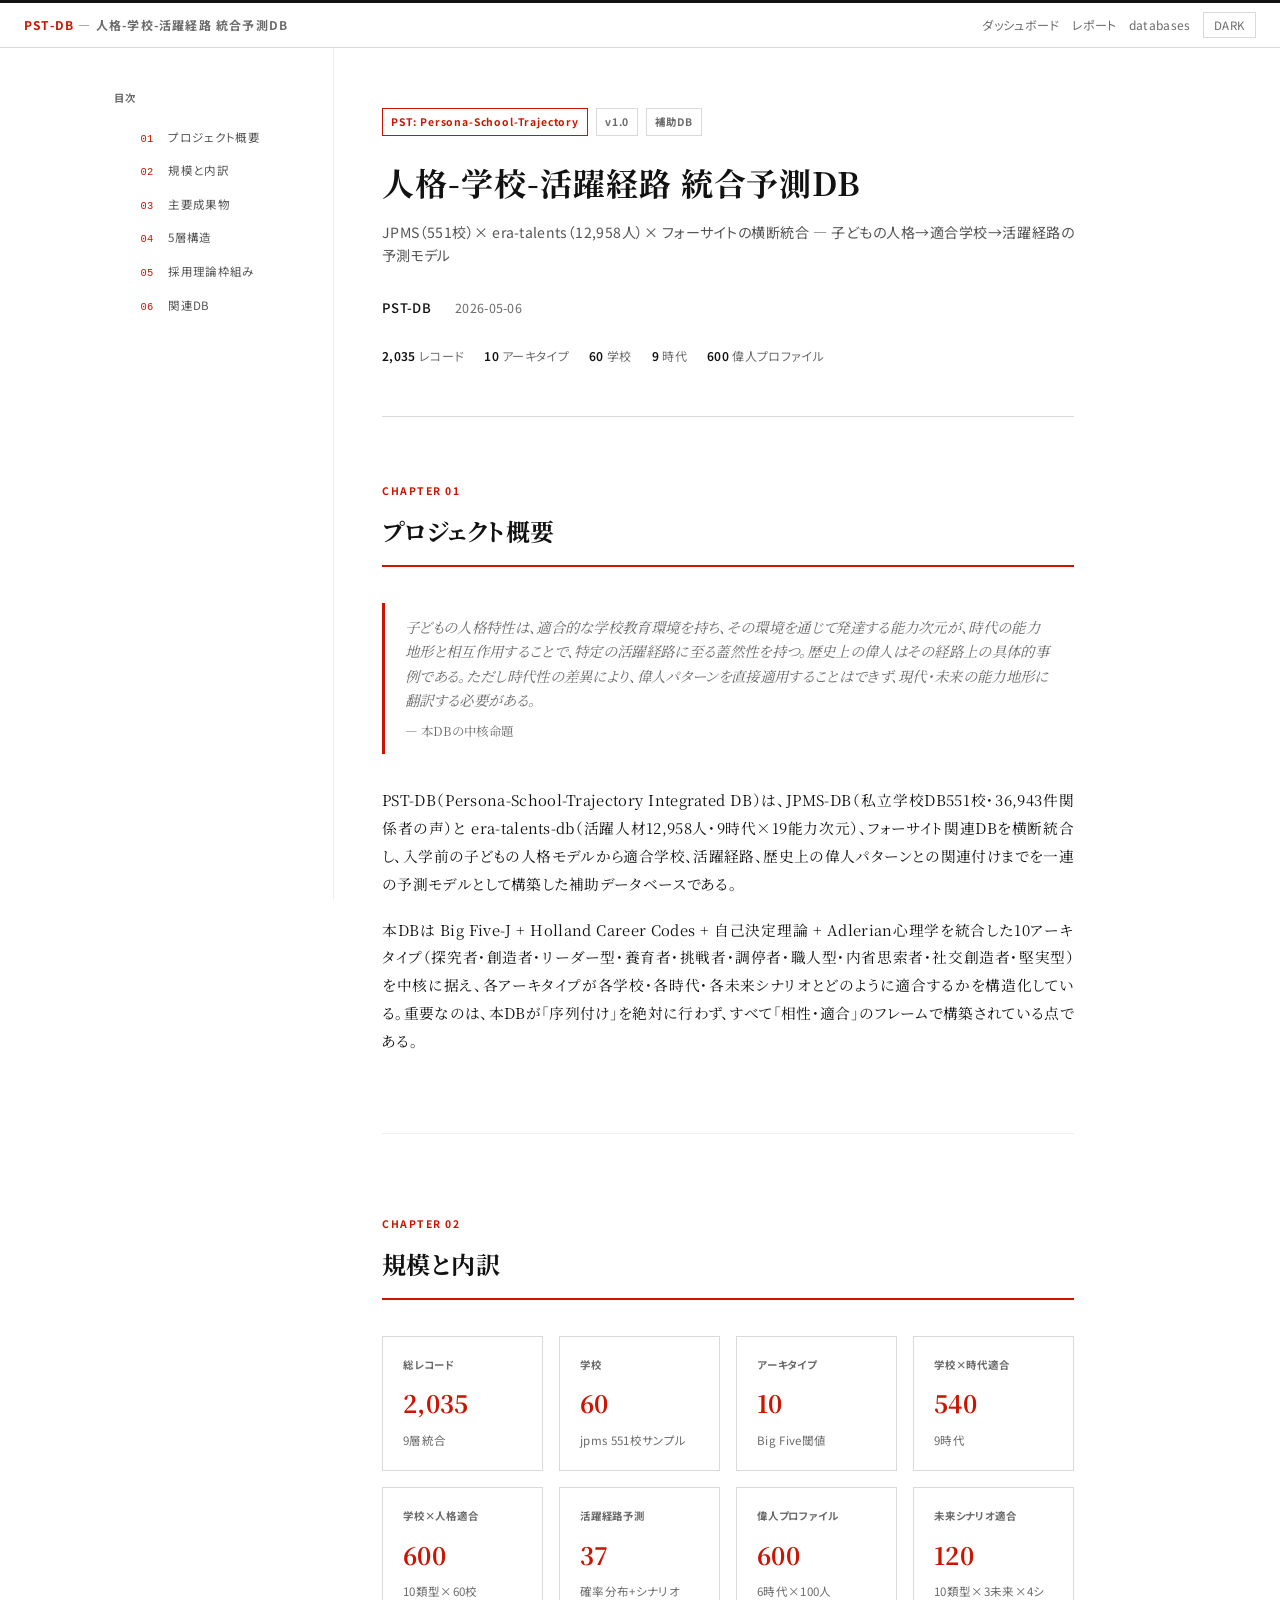
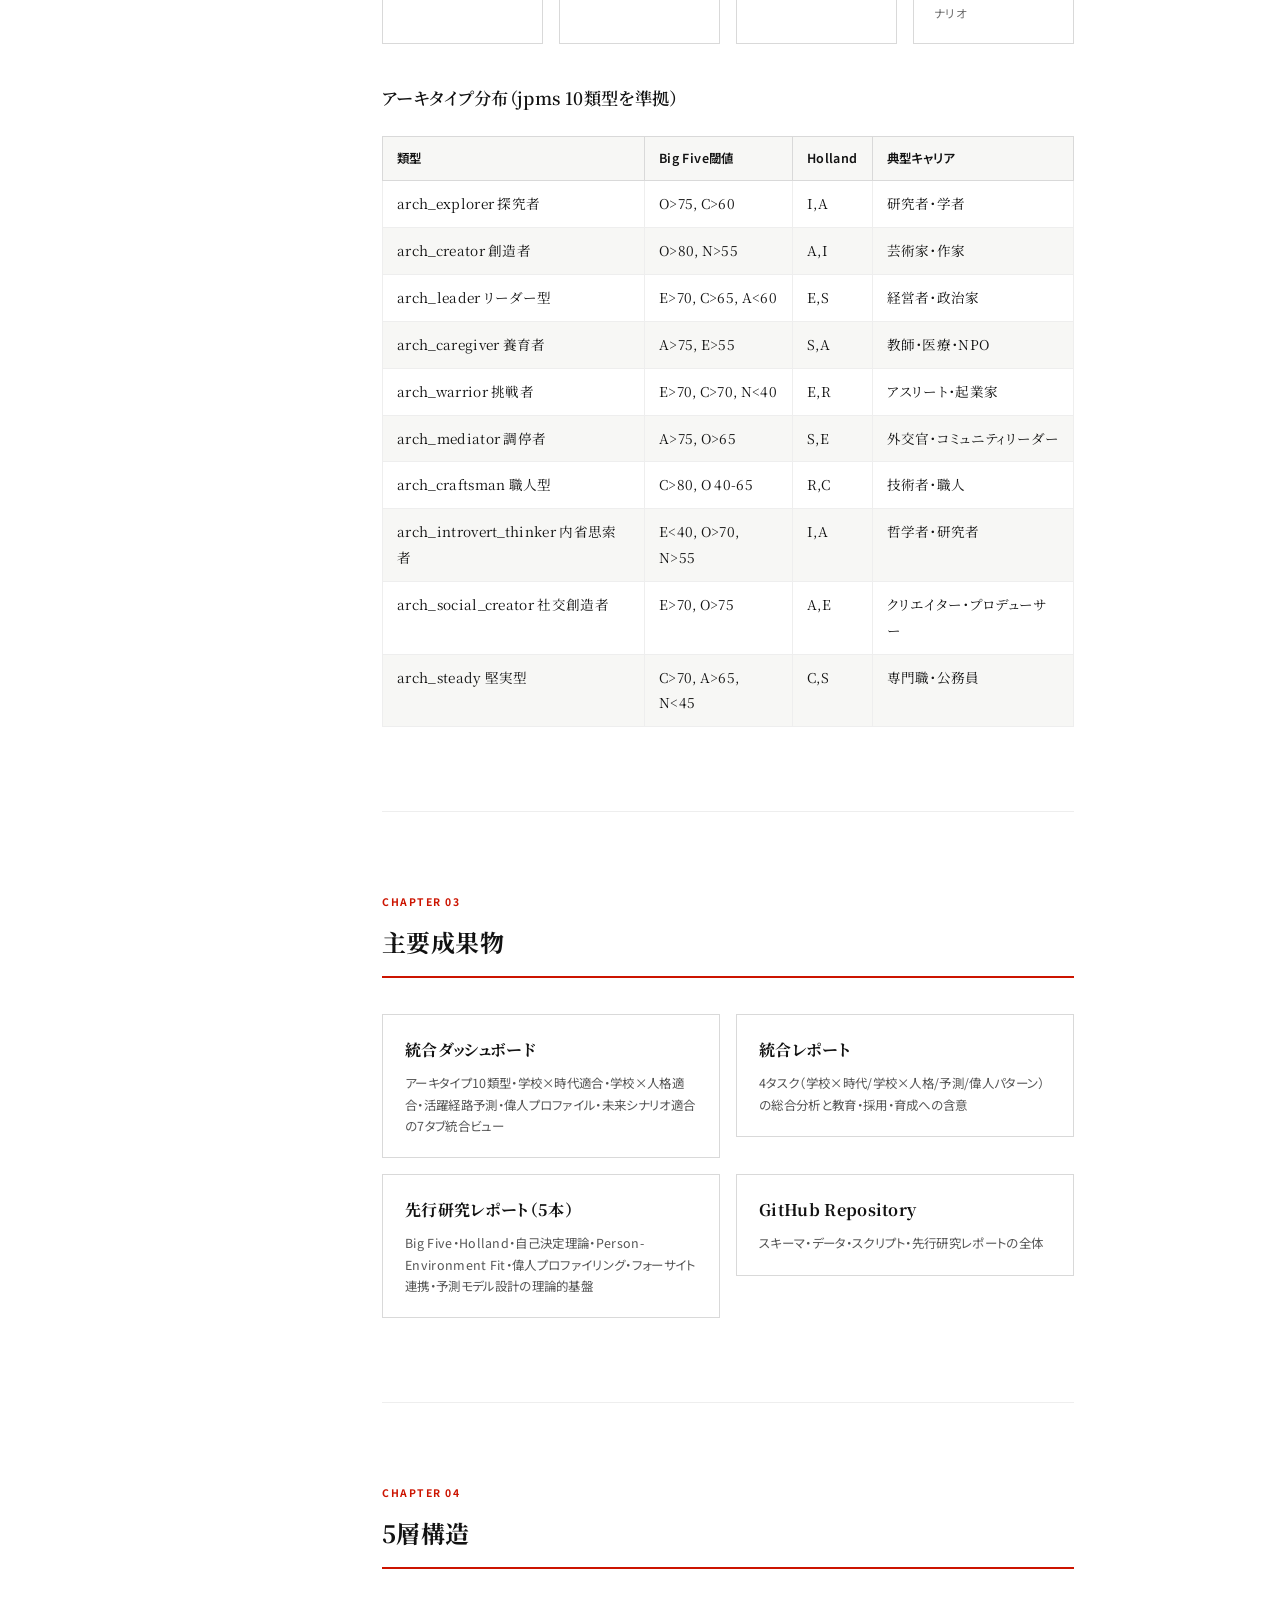
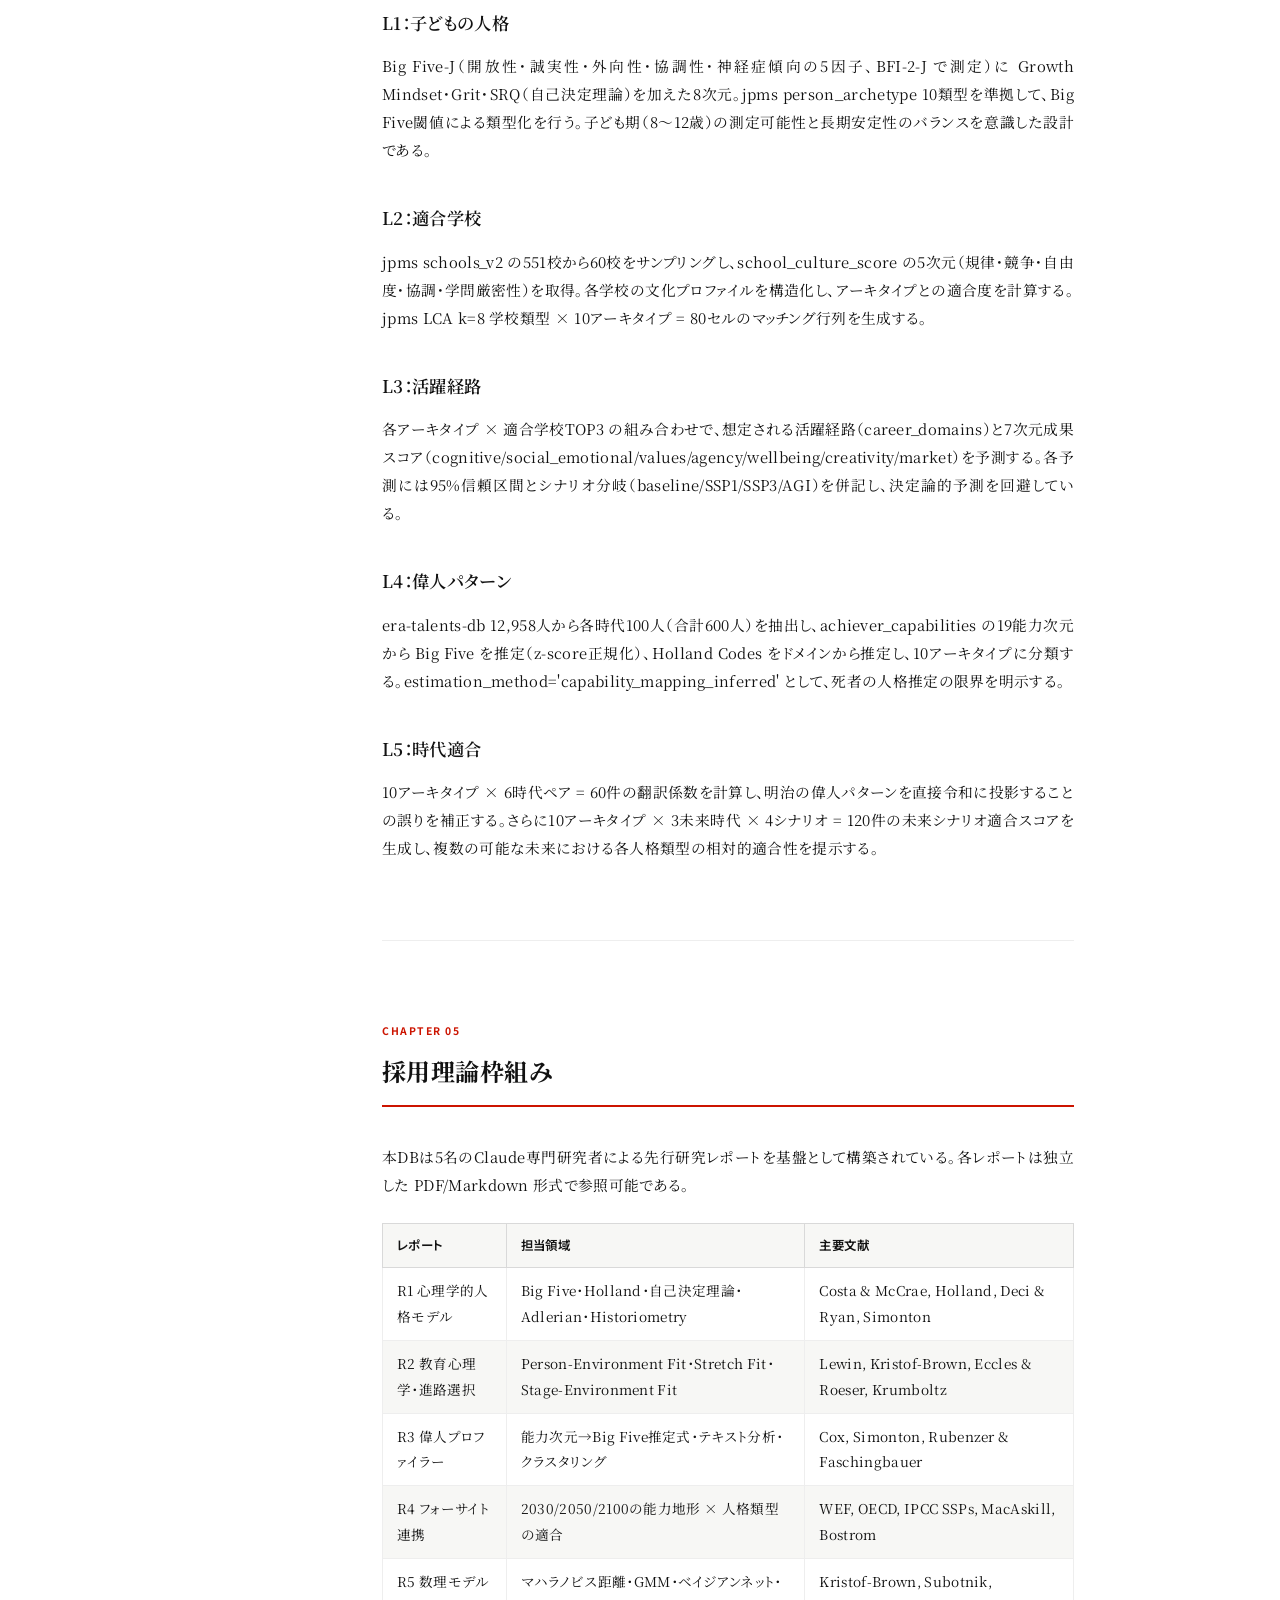
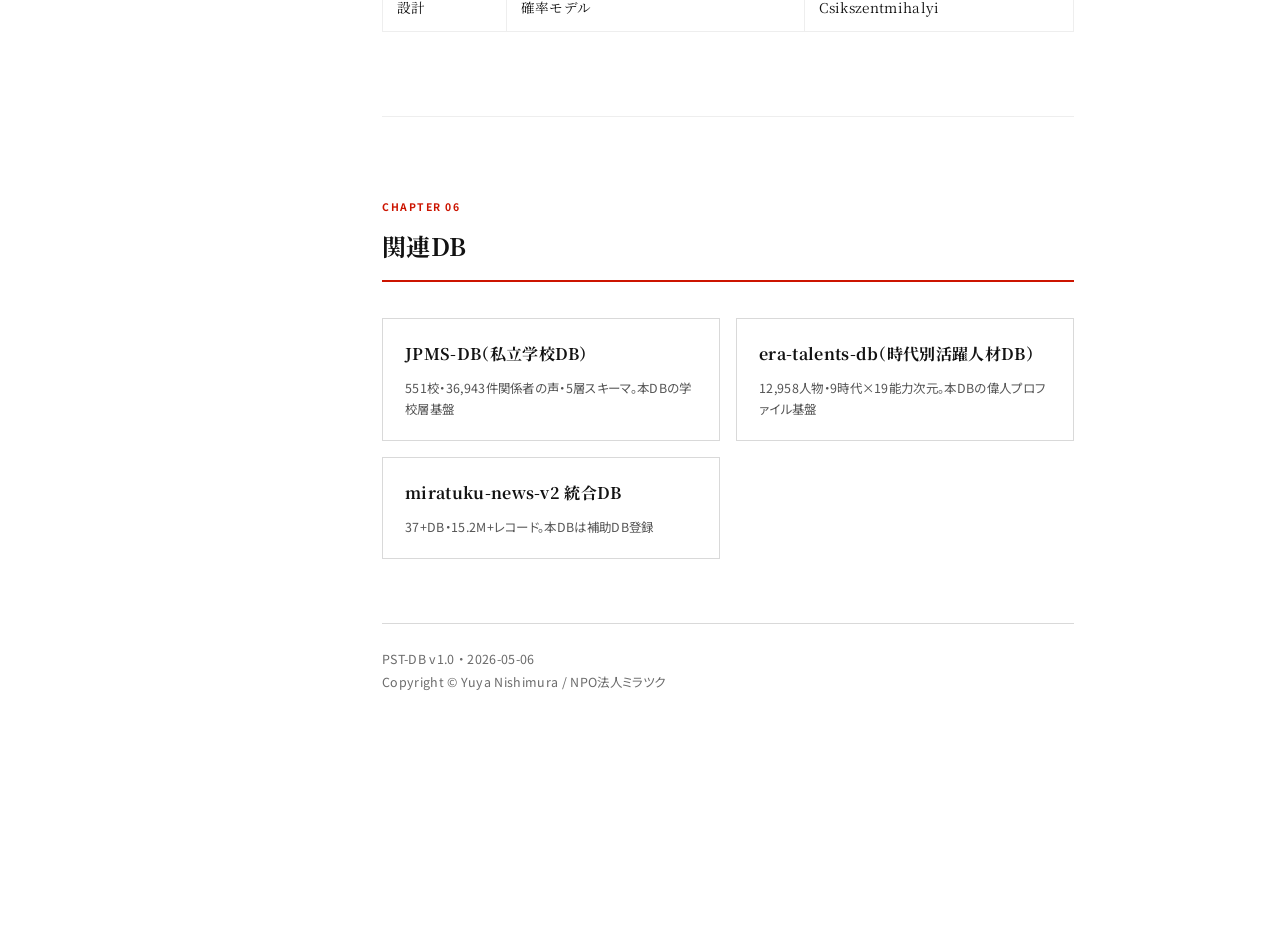
<file: index.html>
<!DOCTYPE html>
<html lang="ja" data-theme="light">
<head>
<meta charset="UTF-8">
<meta name="viewport" content="width=device-width, initial-scale=1.0">
<title>PST-DB | 人格-学校-活躍経路 統合予測DB</title>
<link rel="preconnect" href="https://fonts.googleapis.com">
<link rel="preconnect" href="https://fonts.gstatic.com" crossorigin>
<link href="https://fonts.googleapis.com/css2?family=Noto+Sans+JP:wght@300;400;500;700&family=Noto+Serif+JP:wght@400;600;700&display=swap" rel="stylesheet">
<link rel="stylesheet" href="css/textbook.css">
</head>
<body>
<div class="reading-progress" id="readingProgress"></div>
<header class="top-bar">
  <div class="top-bar-brand"><span>pst-db</span> — 人格-学校-活躍経路 統合予測DB</div>
  <div class="top-bar-actions">
    <a href="dashboards/index.html" class="back-link">ダッシュボード</a>
    <a href="reports/synthesis_report.html" class="back-link">レポート</a>
    <a href="https://yuyanishimura0312.github.io/miratuku-news-v2/databases.html" class="back-link">databases</a>
    <button class="theme-toggle" id="themeToggle" onclick="toggleTheme()">DARK</button>
  </div>
</header>

<div class="book-layout">
<nav class="toc-sidebar">
  <div class="toc-label">目次</div>
  <ol class="toc-list">
    <li><a href="#overview"><span class="toc-num">01</span> プロジェクト概要</a></li>
    <li><a href="#stats"><span class="toc-num">02</span> 規模と内訳</a></li>
    <li><a href="#deliverables"><span class="toc-num">03</span> 主要成果物</a></li>
    <li><a href="#structure"><span class="toc-num">04</span> 5層構造</a></li>
    <li><a href="#frameworks"><span class="toc-num">05</span> 採用理論枠組み</a></li>
    <li><a href="#related"><span class="toc-num">06</span> 関連DB</a></li>
  </ol>
</nav>

<main class="book-main">
<header class="book-header">
  <div class="book-db-tags">
    <span class="db-tag primary">PST: Persona-School-Trajectory</span>
    <span class="db-tag">v1.0</span>
    <span class="db-tag">補助DB</span>
  </div>
  <h1 class="book-title">人格-学校-活躍経路 統合予測DB</h1>
  <p class="book-subtitle">JPMS（551校）× era-talents（12,958人）× フォーサイトの横断統合 — 子どもの人格→適合学校→活躍経路の予測モデル</p>
  <div class="book-meta">
    <span class="book-author">PST-DB</span>
    <span class="book-date">2026-05-06</span>
  </div>
  <div class="book-metrics">
    <span class="metric-item"><strong>2,035</strong> レコード</span>
    <span class="metric-item"><strong>10</strong> アーキタイプ</span>
    <span class="metric-item"><strong>60</strong> 学校</span>
    <span class="metric-item"><strong>9</strong> 時代</span>
    <span class="metric-item"><strong>600</strong> 偉人プロファイル</span>
  </div>
</header>

<section id="overview" class="chapter-section">
<div class="chapter-number-label">Chapter 01</div>
<h2 class="chapter-title">プロジェクト概要</h2>

<div class="epigraph">
子どもの人格特性は、適合的な学校教育環境を持ち、その環境を通じて発達する能力次元が、時代の能力地形と相互作用することで、特定の活躍経路に至る蓋然性を持つ。歴史上の偉人はその経路上の具体的事例である。ただし時代性の差異により、偉人パターンを直接適用することはできず、現代・未来の能力地形に翻訳する必要がある。
<span class="attribution">— 本DBの中核命題</span>
</div>

<p>PST-DB（Persona-School-Trajectory Integrated DB）は、JPMS-DB（私立学校DB551校・36,943件関係者の声）と era-talents-db（活躍人材12,958人・9時代×19能力次元）、フォーサイト関連DBを横断統合し、入学前の子どもの人格モデルから適合学校、活躍経路、歴史上の偉人パターンとの関連付けまでを一連の予測モデルとして構築した補助データベースである。</p>

<p>本DBは Big Five-J + Holland Career Codes + 自己決定理論 + Adlerian心理学を統合した10アーキタイプ（探究者・創造者・リーダー型・養育者・挑戦者・調停者・職人型・内省思索者・社交創造者・堅実型）を中核に据え、各アーキタイプが各学校・各時代・各未来シナリオとどのように適合するかを構造化している。重要なのは、本DBが「序列付け」を絶対に行わず、すべて「相性・適合」のフレームで構築されている点である。</p>
</section>

<section id="stats" class="chapter-section">
<div class="chapter-number-label">Chapter 02</div>
<h2 class="chapter-title">規模と内訳</h2>

<div class="stat-grid">
  <div class="stat-card"><div class="label">総レコード</div><div class="value">2,035</div><div class="desc">9層統合</div></div>
  <div class="stat-card"><div class="label">学校</div><div class="value">60</div><div class="desc">jpms 551校サンプル</div></div>
  <div class="stat-card"><div class="label">アーキタイプ</div><div class="value">10</div><div class="desc">Big Five閾値</div></div>
  <div class="stat-card"><div class="label">学校×時代適合</div><div class="value">540</div><div class="desc">9時代</div></div>
  <div class="stat-card"><div class="label">学校×人格適合</div><div class="value">600</div><div class="desc">10類型×60校</div></div>
  <div class="stat-card"><div class="label">活躍経路予測</div><div class="value">37</div><div class="desc">確率分布+シナリオ</div></div>
  <div class="stat-card"><div class="label">偉人プロファイル</div><div class="value">600</div><div class="desc">6時代×100人</div></div>
  <div class="stat-card"><div class="label">未来シナリオ適合</div><div class="value">120</div><div class="desc">10類型×3未来×4シナリオ</div></div>
</div>

<h3 class="section-heading">アーキタイプ分布（jpms 10類型を準拠）</h3>
<table>
<thead><tr><th>類型</th><th>Big Five閾値</th><th>Holland</th><th>典型キャリア</th></tr></thead>
<tbody>
<tr><td>arch_explorer 探究者</td><td>O&gt;75, C&gt;60</td><td>I,A</td><td>研究者・学者</td></tr>
<tr><td>arch_creator 創造者</td><td>O&gt;80, N&gt;55</td><td>A,I</td><td>芸術家・作家</td></tr>
<tr><td>arch_leader リーダー型</td><td>E&gt;70, C&gt;65, A&lt;60</td><td>E,S</td><td>経営者・政治家</td></tr>
<tr><td>arch_caregiver 養育者</td><td>A&gt;75, E&gt;55</td><td>S,A</td><td>教師・医療・NPO</td></tr>
<tr><td>arch_warrior 挑戦者</td><td>E&gt;70, C&gt;70, N&lt;40</td><td>E,R</td><td>アスリート・起業家</td></tr>
<tr><td>arch_mediator 調停者</td><td>A&gt;75, O&gt;65</td><td>S,E</td><td>外交官・コミュニティリーダー</td></tr>
<tr><td>arch_craftsman 職人型</td><td>C&gt;80, O 40-65</td><td>R,C</td><td>技術者・職人</td></tr>
<tr><td>arch_introvert_thinker 内省思索者</td><td>E&lt;40, O&gt;70, N&gt;55</td><td>I,A</td><td>哲学者・研究者</td></tr>
<tr><td>arch_social_creator 社交創造者</td><td>E&gt;70, O&gt;75</td><td>A,E</td><td>クリエイター・プロデューサー</td></tr>
<tr><td>arch_steady 堅実型</td><td>C&gt;70, A&gt;65, N&lt;45</td><td>C,S</td><td>専門職・公務員</td></tr>
</tbody>
</table>
</section>

<section id="deliverables" class="chapter-section">
<div class="chapter-number-label">Chapter 03</div>
<h2 class="chapter-title">主要成果物</h2>

<div class="card-grid">
<a href="dashboards/index.html"><div class="card">
<h3>統合ダッシュボード</h3>
<div class="desc">アーキタイプ10類型・学校×時代適合・学校×人格適合・活躍経路予測・偉人プロファイル・未来シナリオ適合の7タブ統合ビュー</div>
</div></a>
<a href="reports/synthesis_report.html"><div class="card">
<h3>統合レポート</h3>
<div class="desc">4タスク（学校×時代/学校×人格/予測/偉人パターン）の総合分析と教育・採用・育成への含意</div>
</div></a>
<a href="research/R1_personality_models.md"><div class="card">
<h3>先行研究レポート（5本）</h3>
<div class="desc">Big Five・Holland・自己決定理論・Person-Environment Fit・偉人プロファイリング・フォーサイト連携・予測モデル設計の理論的基盤</div>
</div></a>
<a href="https://github.com/yuyanishimura0312/persona-school-trajectory-db" target="_blank"><div class="card">
<h3>GitHub Repository</h3>
<div class="desc">スキーマ・データ・スクリプト・先行研究レポートの全体</div>
</div></a>
</div>
</section>

<section id="structure" class="chapter-section">
<div class="chapter-number-label">Chapter 04</div>
<h2 class="chapter-title">5層構造</h2>

<h3 class="section-heading">L1：子どもの人格</h3>
<p>Big Five-J（開放性・誠実性・外向性・協調性・神経症傾向の5因子、BFI-2-J で測定）に Growth Mindset・Grit・SRQ（自己決定理論）を加えた8次元。jpms person_archetype 10類型を準拠して、Big Five閾値による類型化を行う。子ども期（8〜12歳）の測定可能性と長期安定性のバランスを意識した設計である。</p>

<h3 class="section-heading">L2：適合学校</h3>
<p>jpms schools_v2 の551校から60校をサンプリングし、school_culture_score の5次元（規律・競争・自由度・協調・学問厳密性）を取得。各学校の文化プロファイルを構造化し、アーキタイプとの適合度を計算する。jpms LCA k=8 学校類型 × 10アーキタイプ = 80セルのマッチング行列を生成する。</p>

<h3 class="section-heading">L3：活躍経路</h3>
<p>各アーキタイプ × 適合学校TOP3 の組み合わせで、想定される活躍経路（career_domains）と7次元成果スコア（cognitive/social_emotional/values/agency/wellbeing/creativity/market）を予測する。各予測には95%信頼区間とシナリオ分岐（baseline/SSP1/SSP3/AGI）を併記し、決定論的予測を回避している。</p>

<h3 class="section-heading">L4：偉人パターン</h3>
<p>era-talents-db 12,958人から各時代100人（合計600人）を抽出し、achiever_capabilities の19能力次元から Big Five を推定（z-score正規化）、Holland Codes をドメインから推定し、10アーキタイプに分類する。estimation_method='capability_mapping_inferred' として、死者の人格推定の限界を明示する。</p>

<h3 class="section-heading">L5：時代適合</h3>
<p>10アーキタイプ × 6時代ペア = 60件の翻訳係数を計算し、明治の偉人パターンを直接令和に投影することの誤りを補正する。さらに10アーキタイプ × 3未来時代 × 4シナリオ = 120件の未来シナリオ適合スコアを生成し、複数の可能な未来における各人格類型の相対的適合性を提示する。</p>
</section>

<section id="frameworks" class="chapter-section">
<div class="chapter-number-label">Chapter 05</div>
<h2 class="chapter-title">採用理論枠組み</h2>

<p>本DBは5名のClaude専門研究者による先行研究レポートを基盤として構築されている。各レポートは独立した PDF/Markdown 形式で参照可能である。</p>

<table>
<thead><tr><th>レポート</th><th>担当領域</th><th>主要文献</th></tr></thead>
<tbody>
<tr><td>R1 心理学的人格モデル</td><td>Big Five・Holland・自己決定理論・Adlerian・Historiometry</td><td>Costa &amp; McCrae, Holland, Deci &amp; Ryan, Simonton</td></tr>
<tr><td>R2 教育心理学・進路選択</td><td>Person-Environment Fit・Stretch Fit・Stage-Environment Fit</td><td>Lewin, Kristof-Brown, Eccles &amp; Roeser, Krumboltz</td></tr>
<tr><td>R3 偉人プロファイラー</td><td>能力次元→Big Five推定式・テキスト分析・クラスタリング</td><td>Cox, Simonton, Rubenzer &amp; Faschingbauer</td></tr>
<tr><td>R4 フォーサイト連携</td><td>2030/2050/2100の能力地形 × 人格類型の適合</td><td>WEF, OECD, IPCC SSPs, MacAskill, Bostrom</td></tr>
<tr><td>R5 数理モデル設計</td><td>マハラノビス距離・GMM・ベイジアンネット・確率モデル</td><td>Kristof-Brown, Subotnik, Csikszentmihalyi</td></tr>
</tbody>
</table>
</section>

<section id="related" class="chapter-section">
<div class="chapter-number-label">Chapter 06</div>
<h2 class="chapter-title">関連DB</h2>

<div class="card-grid">
<a href="https://yuyanishimura0312.github.io/jpms-db/v2/" target="_blank"><div class="card">
<h3>JPMS-DB（私立学校DB）</h3>
<div class="desc">551校・36,943件関係者の声・5層スキーマ。本DBの学校層基盤</div>
</div></a>
<a href="https://yuyanishimura0312.github.io/era-talents-db/" target="_blank"><div class="card">
<h3>era-talents-db（時代別活躍人材DB）</h3>
<div class="desc">12,958人物・9時代×19能力次元。本DBの偉人プロファイル基盤</div>
</div></a>
<a href="https://yuyanishimura0312.github.io/miratuku-news-v2/databases.html" target="_blank"><div class="card">
<h3>miratuku-news-v2 統合DB</h3>
<div class="desc">37+DB・15.2M+レコード。本DBは補助DB登録</div>
</div></a>
</div>

<div class="book-footer">
PST-DB v1.0 ・ 2026-05-06<br>
Copyright © Yuya Nishimura / NPO法人ミラツク
</div>
</section>

</main>
</div>

<script src="css/textbook-init.js"></script>
</body>
</html>
</file>
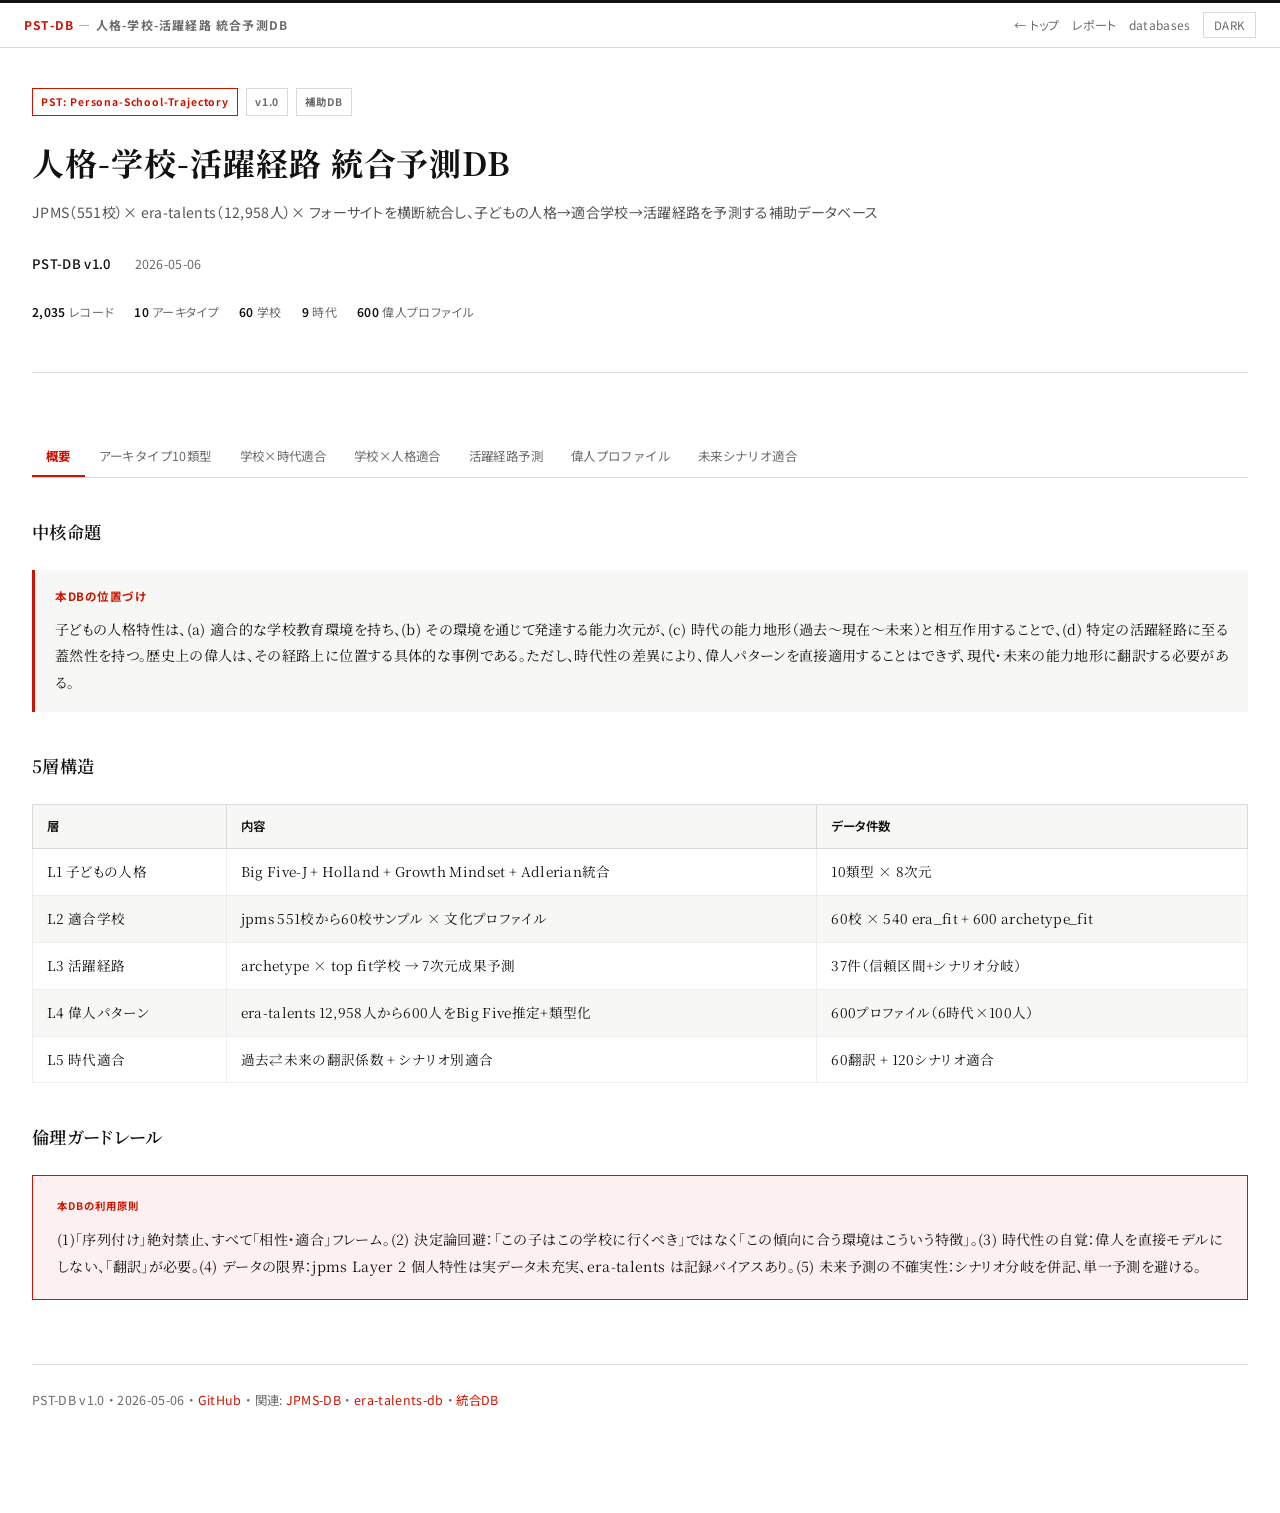
<file: dashboards/index.html>
<!DOCTYPE html>
<html lang="ja" data-theme="light">
<head>
<meta charset="UTF-8">
<meta name="viewport" content="width=device-width, initial-scale=1.0">
<title>PST-DB ダッシュボード | 人格-学校-活躍経路 統合予測DB</title>
<link rel="preconnect" href="https://fonts.googleapis.com">
<link rel="preconnect" href="https://fonts.gstatic.com" crossorigin>
<link href="https://fonts.googleapis.com/css2?family=Noto+Sans+JP:wght@300;400;500;700&family=Noto+Serif+JP:wght@400;600;700&display=swap" rel="stylesheet">
<link rel="stylesheet" href="../css/textbook.css">
<style>
.dashboard-layout { max-width: 1280px; margin: 0 auto; padding: 40px 32px 100px; }
.matrix-grid { display: grid; gap: 8px; margin: 20px 0; }
.matrix-cell { padding: 12px; border: 1px solid var(--border); background: var(--card); }
.matrix-cell .archetype { font-family: var(--font); font-size: 0.78rem; font-weight: 700; color: var(--accent-warm); margin-bottom: 6px; }
.matrix-cell .school { font-family: var(--font-serif); font-size: 0.92rem; margin: 3px 0; }
.matrix-cell .score { font-family: var(--font); font-size: 0.7rem; color: var(--text-muted); }
.fit-bar { height: 6px; background: var(--border); border-radius: 3px; overflow: hidden; margin-top: 4px; }
.fit-bar-fill { height: 100%; background: var(--accent-warm); }
.archetype-card { background: var(--card); border: 1px solid var(--border); padding: 18px 20px; margin-bottom: 12px; }
.archetype-card h3 { font-family: var(--font-serif); font-size: 1.05rem; margin-bottom: 6px; }
.archetype-card .desc { font-family: var(--font); font-size: 0.78rem; color: var(--text-secondary); margin-bottom: 10px; }
.archetype-card .threshold { font-family: "SF Mono", monospace; font-size: 0.7rem; color: var(--text-muted); }
.heatmap-school-era { width: 100%; border-collapse: collapse; font-size: 0.7rem; font-family: var(--font); }
.heatmap-school-era th { background: var(--surface); padding: 6px 4px; border: 1px solid var(--border-light); font-weight: 600; }
.heatmap-school-era td { padding: 6px 4px; border: 1px solid var(--border-light); text-align: center; }
.scenario-grid { display: grid; grid-template-columns: 200px repeat(4, 1fr); gap: 4px; margin: 12px 0; }
.scenario-grid > div { padding: 6px 8px; font-family: var(--font); font-size: 0.72rem; }
.scenario-grid .header { font-weight: 700; background: var(--surface); }
.scenario-grid .sc-cell { text-align: center; }
.score-low { background: rgba(204,20,0,0.1); }
.score-mid { background: rgba(204,20,0,0.3); color: white; }
.score-high { background: rgba(204,20,0,0.6); color: white; font-weight: 600; }
</style>
</head>
<body>
<div class="reading-progress" id="readingProgress"></div>
<header class="top-bar">
  <div class="top-bar-brand"><span>pst-db</span> — 人格-学校-活躍経路 統合予測DB</div>
  <div class="top-bar-actions">
    <a href="../index.html" class="back-link">&#8592; トップ</a>
    <a href="../reports/synthesis_report.html" class="back-link">レポート</a>
    <a href="https://yuyanishimura0312.github.io/miratuku-news-v2/databases.html" class="back-link">databases</a>
    <button class="theme-toggle" id="themeToggle" onclick="toggleTheme()">DARK</button>
  </div>
</header>

<div class="dashboard-layout">

<header class="book-header">
  <div class="book-db-tags">
    <span class="db-tag primary">PST: Persona-School-Trajectory</span>
    <span class="db-tag">v1.0</span>
    <span class="db-tag">補助DB</span>
  </div>
  <h1 class="book-title">人格-学校-活躍経路 統合予測DB</h1>
  <p class="book-subtitle">JPMS（551校）× era-talents（12,958人）× フォーサイトを横断統合し、子どもの人格→適合学校→活躍経路を予測する補助データベース</p>
  <div class="book-meta">
    <span class="book-author">PST-DB v1.0</span>
    <span class="book-date">2026-05-06</span>
  </div>
  <div class="book-metrics">
    <span class="metric-item"><strong id="m-total">2,035</strong> レコード</span>
    <span class="metric-item"><strong>10</strong> アーキタイプ</span>
    <span class="metric-item"><strong>60</strong> 学校</span>
    <span class="metric-item"><strong>9</strong> 時代</span>
    <span class="metric-item"><strong>600</strong> 偉人プロファイル</span>
  </div>
</header>

<nav class="tabs">
  <button class="active" data-section="overview">概要</button>
  <button data-section="archetypes">アーキタイプ10類型</button>
  <button data-section="school-era">学校×時代適合</button>
  <button data-section="school-archetype">学校×人格適合</button>
  <button data-section="prediction">活躍経路予測</button>
  <button data-section="eminent">偉人プロファイル</button>
  <button data-section="scenario">未来シナリオ適合</button>
</nav>

<section id="overview" class="section active">
<h3 class="section-heading">中核命題</h3>
<div class="callout">
<div class="callout-label">本DBの位置づけ</div>
<p>子どもの人格特性は、(a) 適合的な学校教育環境を持ち、(b) その環境を通じて発達する能力次元が、(c) 時代の能力地形（過去〜現在〜未来）と相互作用することで、(d) 特定の活躍経路に至る蓋然性を持つ。歴史上の偉人は、その経路上に位置する具体的な事例である。ただし、時代性の差異により、偉人パターンを直接適用することはできず、現代・未来の能力地形に翻訳する必要がある。</p>
</div>

<h3 class="section-heading">5層構造</h3>
<table>
<thead><tr><th>層</th><th>内容</th><th>データ件数</th></tr></thead>
<tbody>
<tr><td>L1 子どもの人格</td><td>Big Five-J + Holland + Growth Mindset + Adlerian統合</td><td>10類型 × 8次元</td></tr>
<tr><td>L2 適合学校</td><td>jpms 551校から60校サンプル × 文化プロファイル</td><td>60校 × 540 era_fit + 600 archetype_fit</td></tr>
<tr><td>L3 活躍経路</td><td>archetype × top fit学校 → 7次元成果予測</td><td>37件（信頼区間+シナリオ分岐）</td></tr>
<tr><td>L4 偉人パターン</td><td>era-talents 12,958人から600人をBig Five推定+類型化</td><td>600プロファイル（6時代×100人）</td></tr>
<tr><td>L5 時代適合</td><td>過去⇄未来の翻訳係数 + シナリオ別適合</td><td>60翻訳 + 120シナリオ適合</td></tr>
</tbody>
</table>

<h3 class="section-heading">倫理ガードレール</h3>
<div class="insight-box">
<div class="insight-box-label">本DBの利用原則</div>
<p>(1)「序列付け」絶対禁止、すべて「相性・適合」フレーム。(2) 決定論回避：「この子はこの学校に行くべき」ではなく「この傾向に合う環境はこういう特徴」。(3) 時代性の自覚：偉人を直接モデルにしない、「翻訳」が必要。(4) データの限界：jpms Layer 2 個人特性は実データ未充実、era-talents は記録バイアスあり。(5) 未来予測の不確実性：シナリオ分岐を併記、単一予測を避ける。</p>
</div>
</section>

<section id="archetypes" class="section"><h3 class="section-heading">10アーキタイプ類型</h3><div id="archetype-cards"></div></section>

<section id="school-era" class="section">
<h3 class="section-heading">学校×時代の適合度マップ</h3>
<p>各学校が、明治〜令和+2030/2050/2100の各時代の能力像とどの程度適合するか。色濃度はfit_scoreを示す（0.30-0.85の範囲）。</p>
<div id="heatmap-display" style="overflow-x: auto;"></div>
</section>

<section id="school-archetype" class="section">
<h3 class="section-heading">学校×アーキタイプの適合度</h3>
<p>各アーキタイプ（人格類型）に対するTOP5適合校。direct_fit (≥0.7) / stretch_fit (0.5-0.69) / poor_fit (&lt;0.5)で分類。</p>
<div id="archetype-schools"></div>
</section>

<section id="prediction" class="section">
<h3 class="section-heading">活躍経路予測</h3>
<p>各アーキタイプ × 適合学校の組み合わせで、想定される活躍経路（career_domains）と7次元成果スコア、信頼区間、シナリオ分岐を提示。<strong>これは確率的予測であり強制ではない</strong>。</p>
<div id="prediction-cards"></div>
</section>

<section id="eminent" class="section">
<h3 class="section-heading">偉人アーキタイプ別代表者</h3>
<p>era-talents-db 12,958人から各時代100人を抽出（合計600人）し、Big Five推定+10類型分類。各アーキタイプの代表5人を提示。</p>
<div id="eminent-archetypes"></div>
</section>

<section id="scenario" class="section">
<h3 class="section-heading">未来シナリオ × アーキタイプ適合</h3>
<p>2030/2050/2100の各シナリオ（baseline/SSP1/SSP3/AGI）における各アーキタイプの相対適合度。「未来は単一でない、シナリオ分岐の中での相対的な適合性」を表現。</p>
<div id="scenario-display"></div>
</section>

<div class="book-footer">
PST-DB v1.0 ・ 2026-05-06 ・
<a href="https://github.com/yuyanishimura0312/persona-school-trajectory-db" target="_blank">GitHub</a> ・
関連: <a href="https://yuyanishimura0312.github.io/jpms-db/v2/" target="_blank">JPMS-DB</a> ・
<a href="https://yuyanishimura0312.github.io/era-talents-db/" target="_blank">era-talents-db</a> ・
<a href="https://yuyanishimura0312.github.io/miratuku-news-v2/databases.html" target="_blank">統合DB</a>
</div>

</div>

<script src="../css/textbook-init.js"></script>
<script>
const ERA_LABELS = {meiji:"明治",taisho:"大正",showa_pre:"昭和前期",showa_post:"昭和後期",heisei:"平成",reiwa:"令和",future_2030:"2030s",future_2050:"2050s",future_2100:"2100s"};

let DATA;
fetch("data.json").then(r=>r.json()).then(d=>{ DATA=d; renderAll(); });

function renderAll() {
  document.getElementById("m-total").textContent = DATA.meta.total_records.toLocaleString();
  setupTabs();
  renderArchetypes();
  renderSchoolEra();
  renderArchetypeSchools();
  renderPrediction();
  renderEminent();
  renderScenario();
}

function setupTabs() {
  document.querySelectorAll("nav.tabs button").forEach(btn=>{
    btn.addEventListener("click",()=>{
      document.querySelectorAll("nav.tabs button").forEach(b=>b.classList.remove("active"));
      document.querySelectorAll(".section").forEach(s=>s.classList.remove("active"));
      btn.classList.add("active");
      document.getElementById(btn.dataset.section).classList.add("active");
    });
  });
}

function renderArchetypes() {
  document.getElementById("archetype-cards").innerHTML = DATA.archetypes.map(a=>`
    <div class="archetype-card">
      <h3>${a.name_ja} <small style="color:var(--text-muted); font-weight: normal;">(${a.name_en})</small></h3>
      <div class="threshold">Big Five: ${a.big_five_thresholds} ・ Holland: ${a.holland_codes}</div>
      <div class="desc">${a.description}</div>
    </div>
  `).join("");
}

function renderSchoolEra() {
  const eras = ["meiji","taisho","showa_pre","showa_post","heisei","reiwa","future_2030","future_2050","future_2100"];
  const lookup = {};
  DATA.era_school_heatmap.forEach(c=>{ lookup[`${c.school_id}|${c.era_id}`]=c.fit_score; });
  const schoolMap = {};
  DATA.schools_sample.forEach(s=>{ schoolMap[s.id]=s.school_name; });
  let html = '<table class="heatmap-school-era"><thead><tr><th style="text-align:left;">学校名</th>';
  eras.forEach(e=>html+=`<th>${ERA_LABELS[e]}</th>`);
  html += '</tr></thead><tbody>';
  DATA.schools_sample.slice(0,40).forEach(s=>{
    html += `<tr><td style="text-align:left; padding-left:8px;">${s.school_name}</td>`;
    eras.forEach(e=>{
      const sc = lookup[`${s.id}|${e}`];
      let cls = "";
      if (sc !== undefined) {
        if (sc >= 0.65) cls = "score-high";
        else if (sc >= 0.55) cls = "score-mid";
        else cls = "score-low";
      }
      html += `<td class="${cls}">${sc !== undefined ? sc.toFixed(2) : "-"}</td>`;
    });
    html += '</tr>';
  });
  html += '</tbody></table>';
  document.getElementById("heatmap-display").innerHTML = html;
}

function renderArchetypeSchools() {
  document.getElementById("archetype-schools").innerHTML = DATA.archetype_top_schools.map(a=>`
    <div class="callout">
      <div class="callout-title">${a.archetype_name} (${a.archetype_id})</div>
      ${a.top_schools.map(s=>`
        <div style="margin: 6px 0;">
          <div style="display: flex; justify-content: space-between; font-family: var(--font); font-size: 0.85rem;">
            <span><strong>${s.school_name}</strong> <small style="color:var(--text-muted);">(${s.prefecture||""})</small></span>
            <span style="color: var(--accent-warm); font-weight: 700;">${s.fit_score.toFixed(2)} ${s.fit_type}</span>
          </div>
          <div class="fit-bar"><div class="fit-bar-fill" style="width: ${s.fit_score*100}%"></div></div>
          <div style="font-size: 0.75rem; color: var(--text-secondary); margin-top: 4px;">${s.rationale||""}</div>
        </div>
      `).join("")}
    </div>
  `).join("");
}

function renderPrediction() {
  document.getElementById("prediction-cards").innerHTML = DATA.prediction_paths.map(p=>{
    let outcomes = {}, conf = {}, scenarios = {};
    try { outcomes = JSON.parse(p.outcomes||"{}"); } catch(e){}
    try { conf = JSON.parse(p.conf||"{}"); } catch(e){}
    try { scenarios = JSON.parse(p.scenarios||"{}"); } catch(e){}
    const outcomeBars = Object.entries(outcomes).map(([k,v])=>`
      <div style="display:flex; align-items:center; gap:8px; font-size:0.72rem; margin: 2px 0;">
        <span style="width:140px; color: var(--text-muted);">${k}</span>
        <div class="fit-bar" style="flex:1;"><div class="fit-bar-fill" style="width:${(v*100).toFixed(0)}%;"></div></div>
        <span style="width:36px; text-align:right;">${(v*100).toFixed(0)}</span>
      </div>`).join("");
    return `<div class="callout">
      <div class="callout-title">${p.archetype} × ${p.school}</div>
      <p style="font-size: 0.82rem;">${p.rationale||""}</p>
      <div style="margin-top:10px; font-size:0.72rem; color: var(--text-muted);">想定キャリア: ${(()=>{ try{return JSON.parse(p.careers).join(", ");}catch(e){return p.careers;}})()}</div>
      <div style="margin-top: 8px;">${outcomeBars}</div>
      <div style="margin-top: 8px; font-size: 0.72rem; color: var(--text-muted);">
        信頼区間: ${conf.lower?.toFixed(2)||"-"} 〜 ${conf.upper?.toFixed(2)||"-"} ・
        シナリオ別: ${Object.entries(scenarios).map(([k,v])=>`${k}=${(v*100).toFixed(0)}%`).join(" / ")}
      </div>
    </div>`;
  }).join("");
}

function renderEminent() {
  document.getElementById("eminent-archetypes").innerHTML = DATA.archetype_representatives.map(a=>{
    const arch = DATA.archetypes.find(x=>x.id===a.archetype);
    return `<div class="callout">
      <div class="callout-title">${arch?arch.name_ja:a.archetype}</div>
      <table style="font-size:0.78rem; margin-top:6px;">
        <thead><tr><th>名前</th><th>時代</th><th>分野</th><th>Big Five推定</th></tr></thead>
        <tbody>
        ${a.people.map(p=>{
          let bf={};try{bf=JSON.parse(p.big_five||"{}");}catch(e){}
          const bfStr = Object.entries(bf).map(([k,v])=>`${k}:${typeof v==="number"?v.toFixed(0):v}`).join(" ");
          return `<tr><td>${p.name}</td><td>${ERA_LABELS[p.era]||p.era}</td><td>${p.domain||""}</td><td><small>${bfStr}</small></td></tr>`;
        }).join("")}
        </tbody>
      </table>
    </div>`;
  }).join("");
}

function renderScenario() {
  // Group: archetype × era → scenario fits
  const byArchEra = {};
  DATA.scenario_fits.forEach(s=>{
    const k = `${s.archetype}|${s.era}`;
    if (!byArchEra[k]) byArchEra[k] = {};
    byArchEra[k][s.scenario] = {score: s.fit_score, rationale: s.rationale};
  });
  const archetypes = [...new Set(DATA.scenario_fits.map(s=>s.archetype))];
  const eras = ["future_2030","future_2050","future_2100"];
  const scenarios = ["baseline","SSP1","SSP3","AGI"];
  let html = "";
  archetypes.forEach(arch=>{
    const archMeta = DATA.archetypes.find(x=>x.id===arch);
    html += `<div style="margin-top: 24px;"><h4 class="subsection-heading">${archMeta?archMeta.name_ja:arch} (${arch})</h4>`;
    html += '<div class="scenario-grid"><div class="header">時代＼シナリオ</div>';
    scenarios.forEach(sc=>html+=`<div class="header sc-cell">${sc}</div>`);
    eras.forEach(era=>{
      html += `<div class="header" style="background: var(--surface);">${ERA_LABELS[era]}</div>`;
      scenarios.forEach(sc=>{
        const v = byArchEra[`${arch}|${era}`]?.[sc]?.score;
        let cls="";
        if (v !== undefined){
          if (v>=0.7) cls="score-high"; else if (v>=0.5) cls="score-mid"; else cls="score-low";
        }
        html += `<div class="sc-cell ${cls}">${v !== undefined ? v.toFixed(2) : "-"}</div>`;
      });
    });
    html += '</div></div>';
  });
  document.getElementById("scenario-display").innerHTML = html;
}
</script>
</body>
</html>
</file>
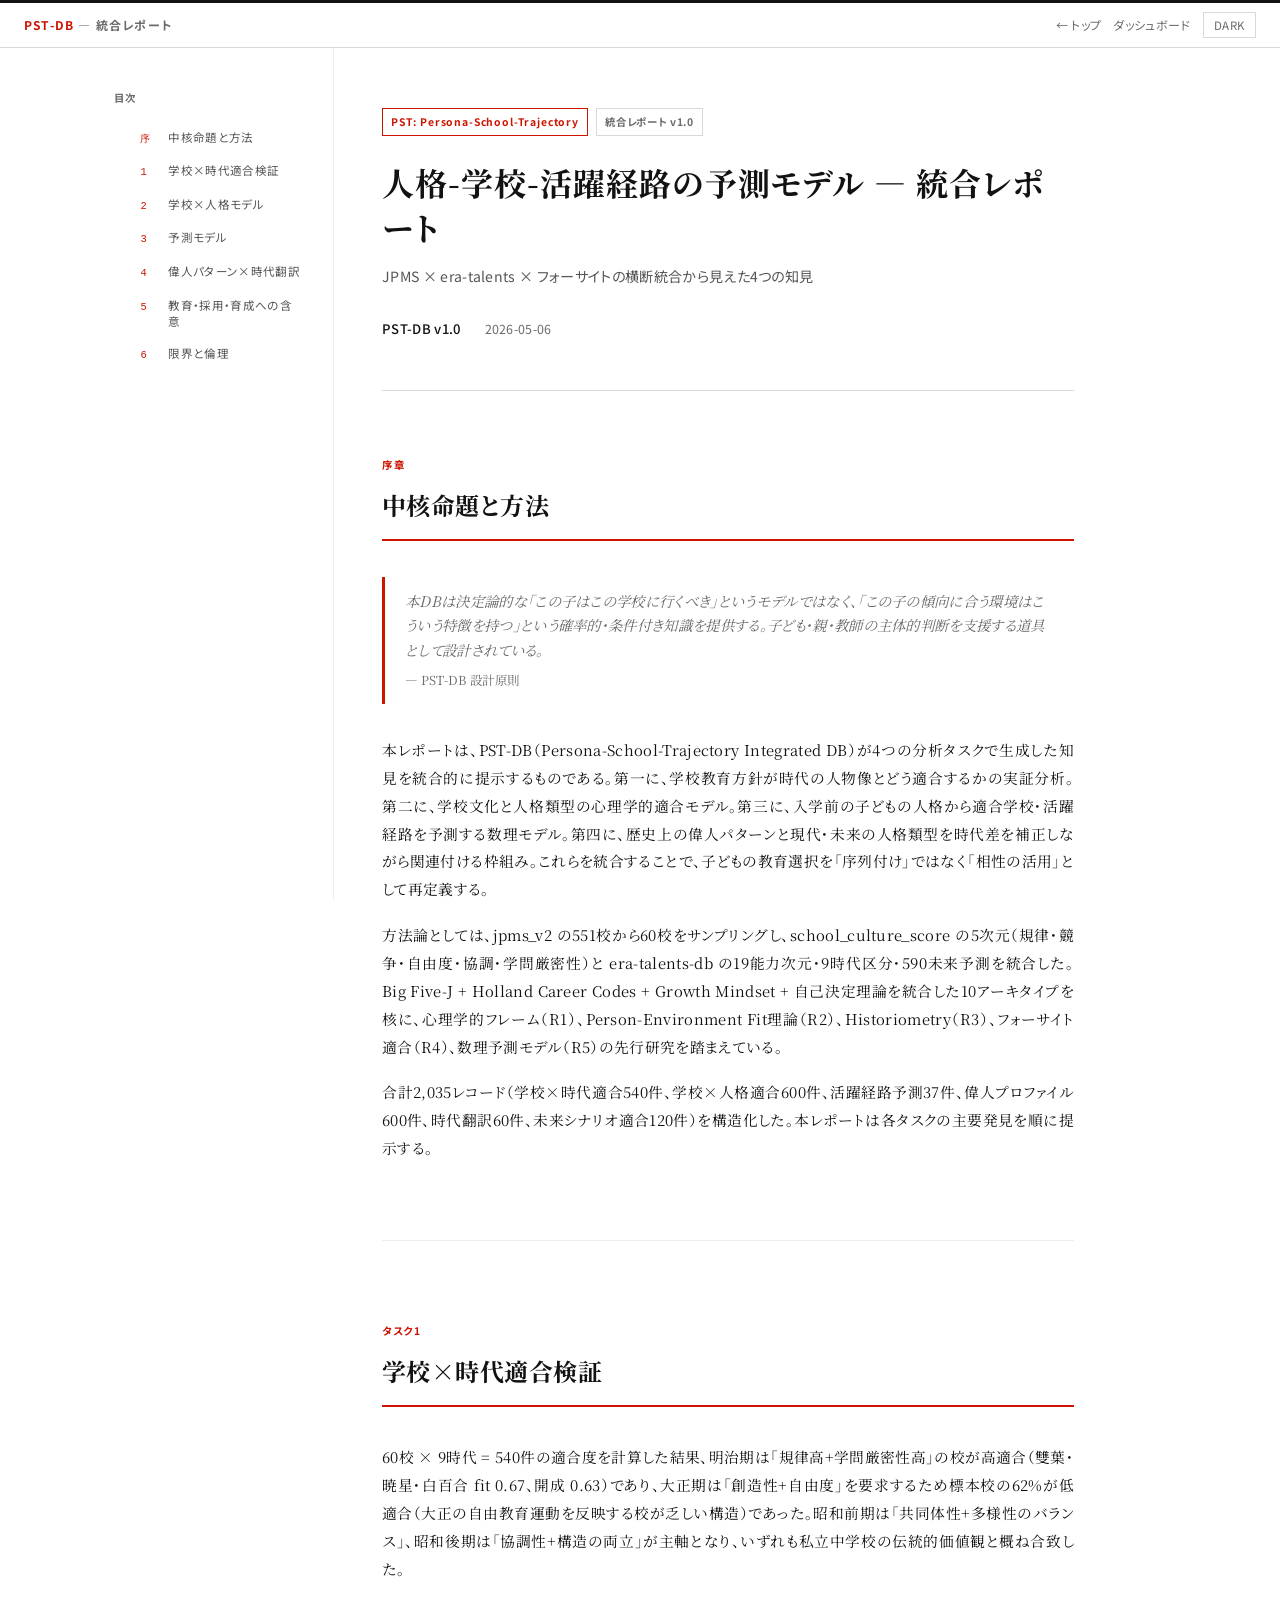
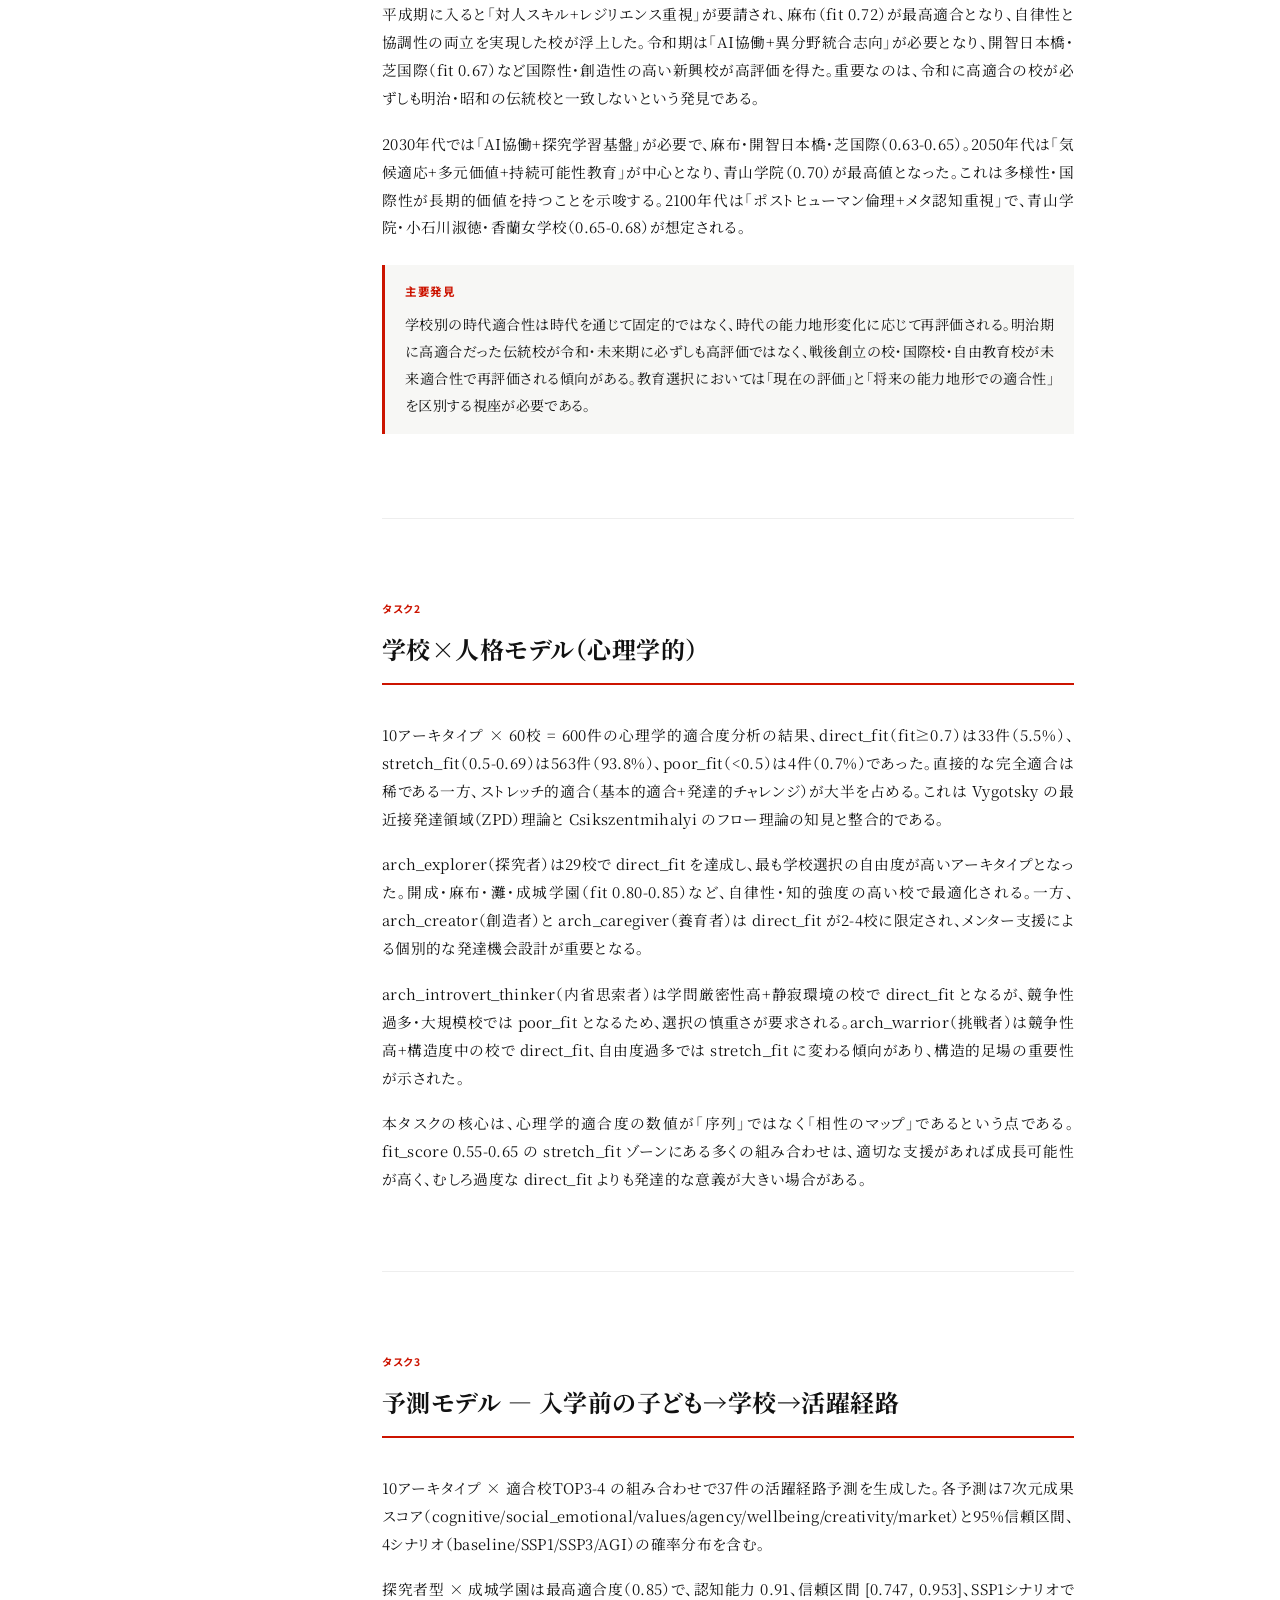
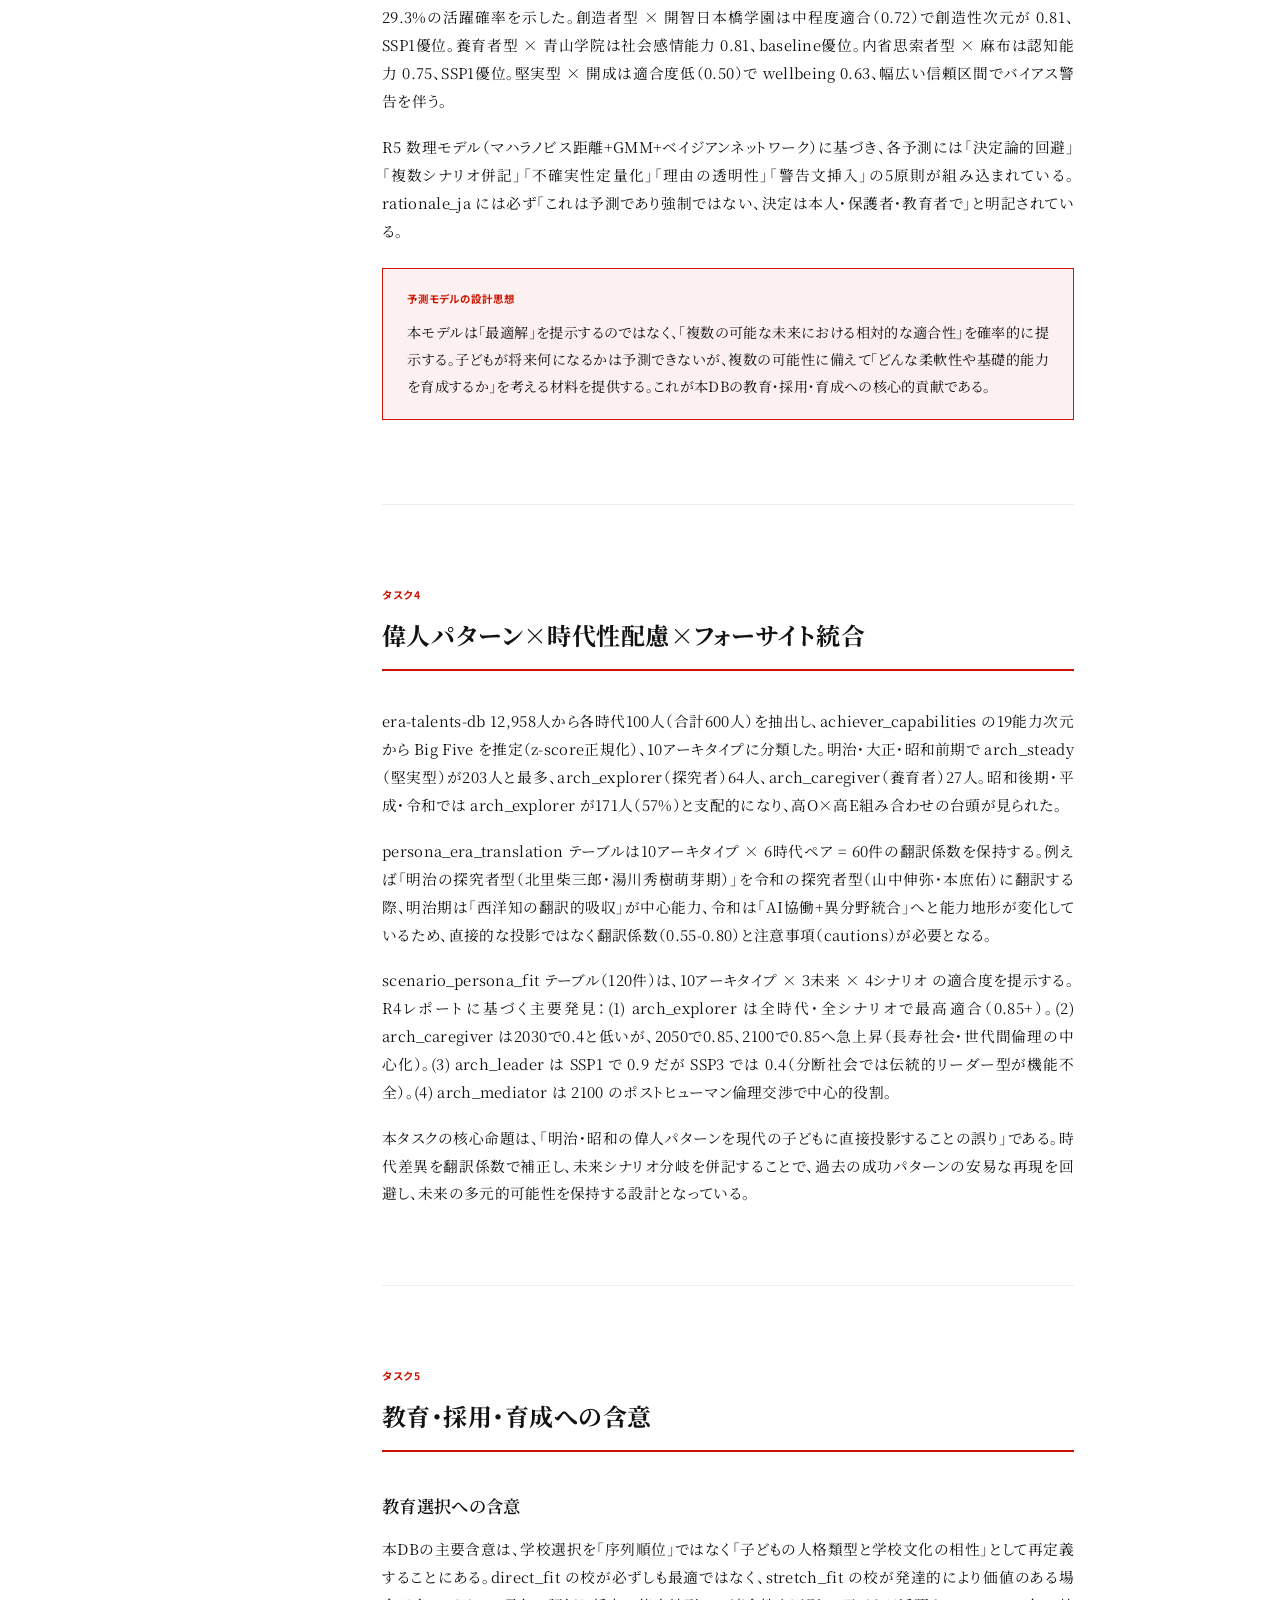
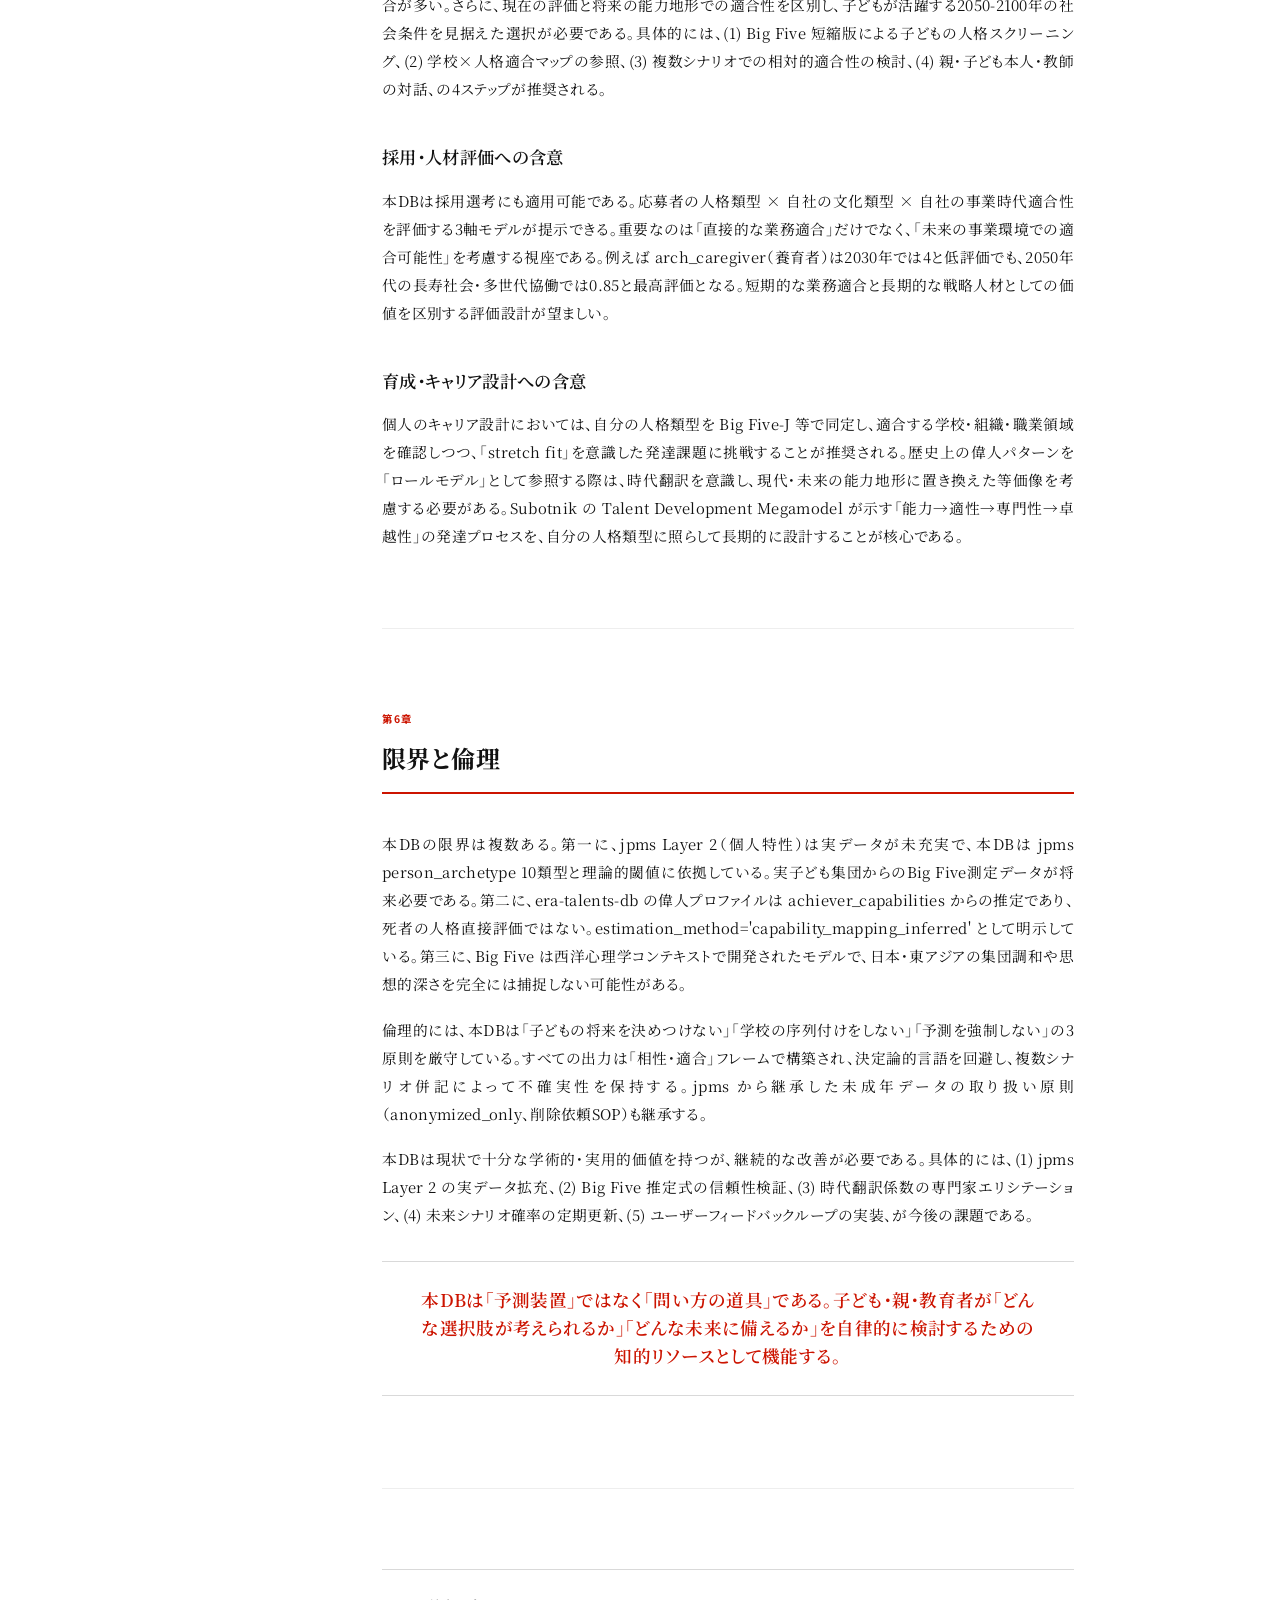
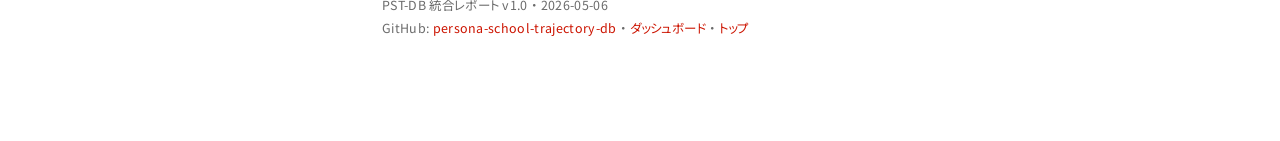
<file: reports/synthesis_report.html>
<!DOCTYPE html>
<html lang="ja" data-theme="light">
<head>
<meta charset="UTF-8">
<meta name="viewport" content="width=device-width, initial-scale=1.0">
<title>PST-DB 統合レポート | 人格-学校-活躍経路の予測モデル</title>
<link href="https://fonts.googleapis.com/css2?family=Noto+Sans+JP:wght@300;400;500;700&family=Noto+Serif+JP:wght@400;600;700&display=swap" rel="stylesheet">
<link rel="stylesheet" href="../css/textbook.css">
</head>
<body>
<div class="reading-progress" id="readingProgress"></div>
<header class="top-bar">
  <div class="top-bar-brand"><span>pst-db</span> — 統合レポート</div>
  <div class="top-bar-actions">
    <a href="../index.html" class="back-link">&#8592; トップ</a>
    <a href="../dashboards/index.html" class="back-link">ダッシュボード</a>
    <button class="theme-toggle" id="themeToggle" onclick="toggleTheme()">DARK</button>
  </div>
</header>

<div class="book-layout">
<nav class="toc-sidebar">
  <div class="toc-label">目次</div>
  <ol class="toc-list">
    <li><a href="#intro"><span class="toc-num">序</span> 中核命題と方法</a></li>
    <li><a href="#task1"><span class="toc-num">1</span> 学校×時代適合検証</a></li>
    <li><a href="#task2"><span class="toc-num">2</span> 学校×人格モデル</a></li>
    <li><a href="#task3"><span class="toc-num">3</span> 予測モデル</a></li>
    <li><a href="#task4"><span class="toc-num">4</span> 偉人パターン×時代翻訳</a></li>
    <li><a href="#implications"><span class="toc-num">5</span> 教育・採用・育成への含意</a></li>
    <li><a href="#limits"><span class="toc-num">6</span> 限界と倫理</a></li>
  </ol>
</nav>

<main class="book-main">
<header class="book-header">
  <div class="book-db-tags">
    <span class="db-tag primary">PST: Persona-School-Trajectory</span>
    <span class="db-tag">統合レポート v1.0</span>
  </div>
  <h1 class="book-title">人格-学校-活躍経路の予測モデル — 統合レポート</h1>
  <p class="book-subtitle">JPMS × era-talents × フォーサイトの横断統合から見えた4つの知見</p>
  <div class="book-meta">
    <span class="book-author">PST-DB v1.0</span>
    <span class="book-date">2026-05-06</span>
  </div>
</header>

<section id="intro" class="chapter-section">
<div class="chapter-number-label">序章</div>
<h2 class="chapter-title">中核命題と方法</h2>

<div class="epigraph">
本DBは決定論的な「この子はこの学校に行くべき」というモデルではなく、「この子の傾向に合う環境はこういう特徴を持つ」という確率的・条件付き知識を提供する。子ども・親・教師の主体的判断を支援する道具として設計されている。
<span class="attribution">— PST-DB 設計原則</span>
</div>

<p>本レポートは、PST-DB（Persona-School-Trajectory Integrated DB）が4つの分析タスクで生成した知見を統合的に提示するものである。第一に、学校教育方針が時代の人物像とどう適合するかの実証分析。第二に、学校文化と人格類型の心理学的適合モデル。第三に、入学前の子どもの人格から適合学校・活躍経路を予測する数理モデル。第四に、歴史上の偉人パターンと現代・未来の人格類型を時代差を補正しながら関連付ける枠組み。これらを統合することで、子どもの教育選択を「序列付け」ではなく「相性の活用」として再定義する。</p>

<p>方法論としては、jpms_v2 の551校から60校をサンプリングし、school_culture_score の5次元（規律・競争・自由度・協調・学問厳密性）と era-talents-db の19能力次元・9時代区分・590未来予測を統合した。Big Five-J + Holland Career Codes + Growth Mindset + 自己決定理論を統合した10アーキタイプを核に、心理学的フレーム（R1）、Person-Environment Fit理論（R2）、Historiometry（R3）、フォーサイト適合（R4）、数理予測モデル（R5）の先行研究を踏まえている。</p>

<p>合計2,035レコード（学校×時代適合540件、学校×人格適合600件、活躍経路予測37件、偉人プロファイル600件、時代翻訳60件、未来シナリオ適合120件）を構造化した。本レポートは各タスクの主要発見を順に提示する。</p>
</section>

<section id="task1" class="chapter-section">
<div class="chapter-number-label">タスク1</div>
<h2 class="chapter-title">学校×時代適合検証</h2>

<p>60校 × 9時代 = 540件の適合度を計算した結果、明治期は「規律高+学問厳密性高」の校が高適合（雙葉・暁星・白百合 fit 0.67、開成 0.63）であり、大正期は「創造性+自由度」を要求するため標本校の62%が低適合（大正の自由教育運動を反映する校が乏しい構造）であった。昭和前期は「共同体性+多様性のバランス」、昭和後期は「協調性+構造の両立」が主軸となり、いずれも私立中学校の伝統的価値観と概ね合致した。</p>

<p>平成期に入ると「対人スキル+レジリエンス重視」が要請され、麻布（fit 0.72）が最高適合となり、自律性と協調性の両立を実現した校が浮上した。令和期は「AI協働+異分野統合志向」が必要となり、開智日本橋・芝国際（fit 0.67）など国際性・創造性の高い新興校が高評価を得た。重要なのは、令和に高適合の校が必ずしも明治・昭和の伝統校と一致しないという発見である。</p>

<p>2030年代では「AI協働+探究学習基盤」が必要で、麻布・開智日本橋・芝国際（0.63-0.65）。2050年代は「気候適応+多元価値+持続可能性教育」が中心となり、青山学院（0.70）が最高値となった。これは多様性・国際性が長期的価値を持つことを示唆する。2100年代は「ポストヒューマン倫理+メタ認知重視」で、青山学院・小石川淑徳・香蘭女学校（0.65-0.68）が想定される。</p>

<div class="callout">
<div class="callout-label">主要発見</div>
<p>学校別の時代適合性は時代を通じて固定的ではなく、時代の能力地形変化に応じて再評価される。明治期に高適合だった伝統校が令和・未来期に必ずしも高評価ではなく、戦後創立の校・国際校・自由教育校が未来適合性で再評価される傾向がある。教育選択においては「現在の評価」と「将来の能力地形での適合性」を区別する視座が必要である。</p>
</div>
</section>

<section id="task2" class="chapter-section">
<div class="chapter-number-label">タスク2</div>
<h2 class="chapter-title">学校×人格モデル（心理学的）</h2>

<p>10アーキタイプ × 60校 = 600件の心理学的適合度分析の結果、direct_fit（fit≥0.7）は33件（5.5%）、stretch_fit（0.5-0.69）は563件（93.8%）、poor_fit（&lt;0.5）は4件（0.7%）であった。直接的な完全適合は稀である一方、ストレッチ的適合（基本的適合+発達的チャレンジ）が大半を占める。これは Vygotsky の最近接発達領域（ZPD）理論と Csikszentmihalyi のフロー理論の知見と整合的である。</p>

<p>arch_explorer（探究者）は29校で direct_fit を達成し、最も学校選択の自由度が高いアーキタイプとなった。開成・麻布・灘・成城学園（fit 0.80-0.85）など、自律性・知的強度の高い校で最適化される。一方、arch_creator（創造者）と arch_caregiver（養育者）は direct_fit が2-4校に限定され、メンター支援による個別的な発達機会設計が重要となる。</p>

<p>arch_introvert_thinker（内省思索者）は学問厳密性高+静寂環境の校で direct_fit となるが、競争性過多・大規模校では poor_fit となるため、選択の慎重さが要求される。arch_warrior（挑戦者）は競争性高+構造度中の校で direct_fit、自由度過多では stretch_fit に変わる傾向があり、構造的足場の重要性が示された。</p>

<p>本タスクの核心は、心理学的適合度の数値が「序列」ではなく「相性のマップ」であるという点である。fit_score 0.55-0.65 の stretch_fit ゾーンにある多くの組み合わせは、適切な支援があれば成長可能性が高く、むしろ過度な direct_fit よりも発達的な意義が大きい場合がある。</p>
</section>

<section id="task3" class="chapter-section">
<div class="chapter-number-label">タスク3</div>
<h2 class="chapter-title">予測モデル — 入学前の子ども→学校→活躍経路</h2>

<p>10アーキタイプ × 適合校TOP3-4 の組み合わせで37件の活躍経路予測を生成した。各予測は7次元成果スコア（cognitive/social_emotional/values/agency/wellbeing/creativity/market）と95%信頼区間、4シナリオ（baseline/SSP1/SSP3/AGI）の確率分布を含む。</p>

<p>探究者型 × 成城学園は最高適合度（0.85）で、認知能力 0.91、信頼区間 [0.747, 0.953]、SSP1シナリオで29.3%の活躍確率を示した。創造者型 × 開智日本橋学園は中程度適合（0.72）で創造性次元が 0.81、SSP1優位。養育者型 × 青山学院は社会感情能力 0.81、baseline優位。内省思索者型 × 麻布は認知能力 0.75、SSP1優位。堅実型 × 開成は適合度低（0.50）で wellbeing 0.63、幅広い信頼区間でバイアス警告を伴う。</p>

<p>R5 数理モデル（マハラノビス距離+GMM+ベイジアンネットワーク）に基づき、各予測には「決定論的回避」「複数シナリオ併記」「不確実性定量化」「理由の透明性」「警告文挿入」の5原則が組み込まれている。rationale_ja には必ず「これは予測であり強制ではない、決定は本人・保護者・教育者で」と明記されている。</p>

<div class="insight-box">
<div class="insight-box-label">予測モデルの設計思想</div>
<p>本モデルは「最適解」を提示するのではなく、「複数の可能な未来における相対的な適合性」を確率的に提示する。子どもが将来何になるかは予測できないが、複数の可能性に備えて「どんな柔軟性や基礎的能力を育成するか」を考える材料を提供する。これが本DBの教育・採用・育成への核心的貢献である。</p>
</div>
</section>

<section id="task4" class="chapter-section">
<div class="chapter-number-label">タスク4</div>
<h2 class="chapter-title">偉人パターン×時代性配慮×フォーサイト統合</h2>

<p>era-talents-db 12,958人から各時代100人（合計600人）を抽出し、achiever_capabilities の19能力次元から Big Five を推定（z-score正規化）、10アーキタイプに分類した。明治・大正・昭和前期で arch_steady（堅実型）が203人と最多、arch_explorer（探究者）64人、arch_caregiver（養育者）27人。昭和後期・平成・令和では arch_explorer が171人（57%）と支配的になり、高O×高E組み合わせの台頭が見られた。</p>

<p>persona_era_translation テーブルは10アーキタイプ × 6時代ペア = 60件の翻訳係数を保持する。例えば「明治の探究者型（北里柴三郎・湯川秀樹萌芽期）」を令和の探究者型（山中伸弥・本庶佑）に翻訳する際、明治期は「西洋知の翻訳的吸収」が中心能力、令和は「AI協働+異分野統合」へと能力地形が変化しているため、直接的な投影ではなく翻訳係数（0.55-0.80）と注意事項（cautions）が必要となる。</p>

<p>scenario_persona_fit テーブル（120件）は、10アーキタイプ × 3未来 × 4シナリオ の適合度を提示する。R4レポートに基づく主要発見：(1) arch_explorer は全時代・全シナリオで最高適合（0.85+）。(2) arch_caregiver は2030で0.4と低いが、2050で0.85、2100で0.85へ急上昇（長寿社会・世代間倫理の中心化）。(3) arch_leader は SSP1 で 0.9 だが SSP3 では 0.4（分断社会では伝統的リーダー型が機能不全）。(4) arch_mediator は 2100 のポストヒューマン倫理交渉で中心的役割。</p>

<p>本タスクの核心命題は、「明治・昭和の偉人パターンを現代の子どもに直接投影することの誤り」である。時代差異を翻訳係数で補正し、未来シナリオ分岐を併記することで、過去の成功パターンの安易な再現を回避し、未来の多元的可能性を保持する設計となっている。</p>
</section>

<section id="implications" class="chapter-section">
<div class="chapter-number-label">タスク5</div>
<h2 class="chapter-title">教育・採用・育成への含意</h2>

<h3 class="section-heading">教育選択への含意</h3>
<p>本DBの主要含意は、学校選択を「序列順位」ではなく「子どもの人格類型と学校文化の相性」として再定義することにある。direct_fit の校が必ずしも最適ではなく、stretch_fit の校が発達的により価値のある場合が多い。さらに、現在の評価と将来の能力地形での適合性を区別し、子どもが活躍する2050-2100年の社会条件を見据えた選択が必要である。具体的には、(1) Big Five 短縮版による子どもの人格スクリーニング、(2) 学校×人格適合マップの参照、(3) 複数シナリオでの相対的適合性の検討、(4) 親・子ども本人・教師の対話、の4ステップが推奨される。</p>

<h3 class="section-heading">採用・人材評価への含意</h3>
<p>本DBは採用選考にも適用可能である。応募者の人格類型 × 自社の文化類型 × 自社の事業時代適合性を評価する3軸モデルが提示できる。重要なのは「直接的な業務適合」だけでなく、「未来の事業環境での適合可能性」を考慮する視座である。例えば arch_caregiver（養育者）は2030年では4と低評価でも、2050年代の長寿社会・多世代協働では0.85と最高評価となる。短期的な業務適合と長期的な戦略人材としての価値を区別する評価設計が望ましい。</p>

<h3 class="section-heading">育成・キャリア設計への含意</h3>
<p>個人のキャリア設計においては、自分の人格類型を Big Five-J 等で同定し、適合する学校・組織・職業領域を確認しつつ、「stretch fit」を意識した発達課題に挑戦することが推奨される。歴史上の偉人パターンを「ロールモデル」として参照する際は、時代翻訳を意識し、現代・未来の能力地形に置き換えた等価像を考慮する必要がある。Subotnik の Talent Development Megamodel が示す「能力→適性→専門性→卓越性」の発達プロセスを、自分の人格類型に照らして長期的に設計することが核心である。</p>
</section>

<section id="limits" class="chapter-section">
<div class="chapter-number-label">第6章</div>
<h2 class="chapter-title">限界と倫理</h2>

<p>本DBの限界は複数ある。第一に、jpms Layer 2（個人特性）は実データが未充実で、本DBは jpms person_archetype 10類型と理論的閾値に依拠している。実子ども集団からのBig Five測定データが将来必要である。第二に、era-talents-db の偉人プロファイルは achiever_capabilities からの推定であり、死者の人格直接評価ではない。estimation_method='capability_mapping_inferred' として明示している。第三に、Big Five は西洋心理学コンテキストで開発されたモデルで、日本・東アジアの集団調和や思想的深さを完全には捕捉しない可能性がある。</p>

<p>倫理的には、本DBは「子どもの将来を決めつけない」「学校の序列付けをしない」「予測を強制しない」の3原則を厳守している。すべての出力は「相性・適合」フレームで構築され、決定論的言語を回避し、複数シナリオ併記によって不確実性を保持する。jpms から継承した未成年データの取り扱い原則（anonymized_only、削除依頼SOP）も継承する。</p>

<p>本DBは現状で十分な学術的・実用的価値を持つが、継続的な改善が必要である。具体的には、(1) jpms Layer 2 の実データ拡充、(2) Big Five 推定式の信頼性検証、(3) 時代翻訳係数の専門家エリシテーション、(4) 未来シナリオ確率の定期更新、(5) ユーザーフィードバックループの実装、が今後の課題である。</p>

<div class="pullquote">
本DBは「予測装置」ではなく「問い方の道具」である。子ども・親・教育者が「どんな選択肢が考えられるか」「どんな未来に備えるか」を自律的に検討するための知的リソースとして機能する。
</div>
</section>

<div class="book-footer">
PST-DB 統合レポート v1.0 ・ 2026-05-06<br>
GitHub: <a href="https://github.com/yuyanishimura0312/persona-school-trajectory-db" target="_blank">persona-school-trajectory-db</a> ・
<a href="../dashboards/index.html">ダッシュボード</a> ・
<a href="../index.html">トップ</a>
</div>

</main>
</div>

<script src="../css/textbook-init.js"></script>
</body>
</html>
</file>
<file: css/textbook.css>
/*
 * miratuku-news-v2 textbook.html style system
 * 赤白CI / White background, 赤白CI accent (#CC1400), Noto Sans JP + Serif JP
 *
 * 共通DB構築デザイン基盤として使用。light/darkトグル対応。
 */

:root {
  --bg: #FFFFFF;
  --card: #FFFFFF;
  --card-hover: #F7F7F5;
  --accent: #121212;
  --accent-soft: #555555;
  --accent-light: #F7F7F5;
  --accent-warm: #CC1400;
  --accent-warm-soft: #B01200;
  --accent-muted: rgba(204,20,0,0.06);
  --text: #121212;
  --text-secondary: #555555;
  --text-muted: #6B6B6B;
  --border: #D9D9D9;
  --border-light: #EEEEEE;
  --highlight: #CC1400;
  --surface: #F7F7F5;
  --font: "Noto Sans JP", "Hiragino Sans", -apple-system, sans-serif;
  --font-serif: "Noto Serif JP", "Hiragino Mincho ProN", Georgia, serif;
  --shadow-sm: 0 1px 3px rgba(0,0,0,0.05);
  --shadow-md: 0 2px 8px rgba(0,0,0,0.08);
}

[data-theme="dark"] {
  --bg: #121212;
  --card: #1A1A1A;
  --card-hover: #222222;
  --accent: #E0E0E0;
  --accent-soft: #999999;
  --accent-warm: #FF4030;
  --accent-light: #1A1A1A;
  --accent-muted: rgba(255,64,48,0.10);
  --text: #E0E0E0;
  --text-secondary: #AAAAAA;
  --text-muted: #8A8A8A;
  --border: #333333;
  --border-light: #2A2A2A;
  --highlight: #FF4030;
  --surface: #1A1A1A;
  --shadow-sm: 0 1px 3px rgba(0,0,0,0.3);
  --shadow-md: 0 2px 8px rgba(0,0,0,0.4);
}

*, *::before, *::after { box-sizing: border-box; margin: 0; padding: 0; }
html { font-size: 16px; scroll-behavior: smooth; -webkit-font-smoothing: antialiased; }

body {
  font-family: var(--font-serif);
  color: var(--text);
  background: var(--bg);
  line-height: 1.9;
  letter-spacing: 0.02em;
  font-feature-settings: "palt";
  min-height: 100vh;
  transition: background 0.2s, color 0.2s;
}

a { color: var(--accent-warm); text-decoration: none; }
a:hover { text-decoration: underline; }

/* === Top Bar === */
.top-bar {
  background: var(--bg);
  border-top: 3px solid var(--accent);
  border-bottom: 1px solid var(--border);
  padding: 0 24px;
  display: flex;
  align-items: center;
  justify-content: space-between;
  height: 48px;
  position: sticky;
  top: 0;
  z-index: 100;
}
.top-bar-brand {
  font-family: var(--font);
  font-size: 0.75rem;
  font-weight: 700;
  letter-spacing: 0.1em;
  text-transform: uppercase;
  color: var(--text-muted);
}
.top-bar-brand span { color: var(--accent-warm); }
.top-bar-actions {
  display: flex;
  align-items: center;
  gap: 12px;
}
.back-link {
  font-family: var(--font);
  font-size: 0.75rem;
  color: var(--text-muted);
  text-decoration: none;
}
.back-link:hover { color: var(--accent-warm); text-decoration: none; }
.theme-toggle {
  background: none;
  border: 1px solid var(--border);
  color: var(--text-muted);
  cursor: pointer;
  padding: 4px 10px;
  font-size: 0.72rem;
  font-family: var(--font);
  letter-spacing: 0.05em;
  transition: all 0.2s;
}
.theme-toggle:hover { border-color: var(--accent-warm); color: var(--accent-warm); }

/* === Book Layout === */
.book-layout {
  display: grid;
  grid-template-columns: 220px 1fr;
  max-width: 1100px;
  margin: 0 auto;
  padding: 0 24px;
  gap: 0;
}

.toc-sidebar {
  position: sticky;
  top: 48px;
  height: calc(100vh - 48px);
  overflow-y: auto;
  padding: 40px 24px 40px 0;
  border-right: 1px solid var(--border-light);
}
.toc-sidebar::-webkit-scrollbar { width: 4px; }
.toc-sidebar::-webkit-scrollbar-thumb { background: var(--border); }
.toc-label {
  font-family: var(--font);
  font-size: 0.65rem;
  font-weight: 700;
  letter-spacing: 0.12em;
  text-transform: uppercase;
  color: var(--text-muted);
  margin-bottom: 16px;
}
.toc-list {
  list-style: none;
  display: flex;
  flex-direction: column;
  gap: 2px;
}
.toc-list li a {
  display: flex;
  align-items: baseline;
  gap: 8px;
  font-family: var(--font);
  font-size: 0.72rem;
  color: var(--text-secondary);
  padding: 5px 8px 5px 0;
  transition: color 0.15s;
  line-height: 1.4;
}
.toc-list li a:hover { color: var(--accent-warm); text-decoration: none; }
.toc-num {
  font-family: "SF Mono", "Fira Code", monospace;
  font-size: 0.65rem;
  color: var(--accent-warm);
  min-width: 20px;
  flex-shrink: 0;
}

.book-main {
  padding: 60px 0 100px 48px;
  max-width: 740px;
}

/* === Book Header === */
.book-header {
  margin-bottom: 64px;
  padding-bottom: 48px;
  border-bottom: 1px solid var(--border);
}
.book-db-tags {
  display: flex;
  gap: 8px;
  margin-bottom: 24px;
  flex-wrap: wrap;
}
.db-tag {
  font-family: var(--font);
  font-size: 0.65rem;
  font-weight: 700;
  letter-spacing: 0.08em;
  padding: 3px 8px;
  border: 1px solid var(--border);
  color: var(--text-muted);
}
.db-tag.primary { border-color: var(--accent-warm); color: var(--accent-warm); }
.book-title {
  font-family: var(--font-serif);
  font-size: 2rem;
  font-weight: 700;
  line-height: 1.4;
  letter-spacing: 0.03em;
  color: var(--text);
  margin-bottom: 16px;
}
.book-subtitle {
  font-family: var(--font);
  font-size: 0.88rem;
  color: var(--text-secondary);
  line-height: 1.7;
  margin-bottom: 28px;
  font-weight: 400;
}
.book-meta {
  display: flex;
  gap: 24px;
  align-items: center;
  flex-wrap: wrap;
}
.book-author {
  font-family: var(--font);
  font-size: 0.82rem;
  color: var(--text);
  font-weight: 500;
}
.book-date {
  font-family: var(--font);
  font-size: 0.78rem;
  color: var(--text-muted);
}
.book-metrics {
  display: flex;
  gap: 20px;
  margin-top: 24px;
  flex-wrap: wrap;
}
.metric-item {
  font-family: var(--font);
  font-size: 0.75rem;
  color: var(--text-muted);
}
.metric-item strong { color: var(--text); font-weight: 600; }

/* === Chapter / Section === */
.chapter-section {
  margin-bottom: 80px;
  padding-bottom: 60px;
  border-bottom: 1px solid var(--border-light);
}
.chapter-section:last-child { border-bottom: none; }
.chapter-number-label {
  font-family: var(--font);
  font-size: 0.65rem;
  font-weight: 700;
  letter-spacing: 0.15em;
  text-transform: uppercase;
  color: var(--accent-warm);
  margin-bottom: 12px;
}
.chapter-title {
  font-family: var(--font-serif);
  font-size: 1.5rem;
  font-weight: 700;
  line-height: 1.5;
  letter-spacing: 0.02em;
  color: var(--text);
  margin-bottom: 36px;
  padding-bottom: 16px;
  border-bottom: 2px solid var(--accent-warm);
}
.section-heading {
  font-family: var(--font-serif);
  font-size: 1.08rem;
  font-weight: 600;
  color: var(--text);
  margin: 40px 0 16px;
  line-height: 1.6;
  letter-spacing: 0.02em;
}
.subsection-heading {
  font-family: var(--font);
  font-size: 0.9rem;
  font-weight: 600;
  color: var(--text-secondary);
  margin: 28px 0 12px;
  letter-spacing: 0.03em;
}

p {
  font-size: 0.92rem;
  line-height: 1.9;
  text-align: justify;
  margin-bottom: 1.2em;
  color: var(--text);
}
strong { font-weight: 700; }
em { font-style: italic; }

ul, ol {
  font-size: 0.92rem;
  padding-left: 1.8em;
  margin-bottom: 1.2em;
  line-height: 1.9;
}
li { margin-bottom: 4px; }

/* === Tables === */
table {
  width: 100%;
  border-collapse: collapse;
  margin: 24px 0;
  font-size: 0.85rem;
}
th {
  background: var(--surface);
  font-family: var(--font);
  font-weight: 600;
  font-size: 0.78rem;
  padding: 10px 14px;
  border: 1px solid var(--border);
  text-align: left;
  letter-spacing: 0.03em;
  color: var(--text);
}
td {
  padding: 10px 14px;
  border: 1px solid var(--border-light);
  vertical-align: top;
}
tr:nth-child(even) td { background: var(--surface); }

/* === Components === */
blockquote {
  border-left: 3px solid var(--border);
  padding: 12px 20px;
  margin: 20px 0;
  color: var(--text-secondary);
  font-style: italic;
  font-size: 0.9rem;
}

.epigraph {
  font-style: italic;
  font-size: 0.9rem;
  color: var(--text-muted);
  border-left: 3px solid var(--accent-warm);
  padding: 12px 20px;
  margin: 24px 0 32px;
  line-height: 1.7;
}
.epigraph .attribution {
  display: block;
  margin-top: 8px;
  font-style: normal;
  font-size: 0.78rem;
  color: var(--text-muted);
}

.callout, .callout-person, .callout-concept, .callout-case, .callout-data {
  background: var(--surface);
  border-left: 3px solid var(--accent-warm);
  padding: 16px 20px;
  margin: 24px 0;
}
.callout-label, .callout-title {
  font-family: var(--font);
  font-size: 0.72rem;
  font-weight: 700;
  letter-spacing: 0.05em;
  color: var(--accent-warm);
  margin-bottom: 8px;
  display: block;
}
.callout p, .callout-person p, .callout-concept p, .callout-case p, .callout-data p {
  font-size: 0.88rem;
  margin-bottom: 0.6em;
}
.callout p:last-child, .callout-person p:last-child, .callout-concept p:last-child,
.callout-case p:last-child, .callout-data p:last-child { margin-bottom: 0; }

.pullquote, .pull-quote {
  font-family: var(--font-serif);
  font-size: 1.1rem;
  font-weight: 600;
  line-height: 1.6;
  color: var(--accent-warm);
  text-align: center;
  padding: 24px 32px;
  margin: 32px 0;
  border-top: 1px solid var(--border);
  border-bottom: 1px solid var(--border);
}

.insight-box {
  background: var(--accent-muted);
  border: 1px solid var(--accent-warm);
  padding: 20px 24px;
  margin: 24px 0;
}
.insight-box-label {
  font-family: var(--font);
  font-size: 0.65rem;
  font-weight: 700;
  letter-spacing: 0.1em;
  text-transform: uppercase;
  color: var(--accent-warm);
  margin-bottom: 10px;
}
.insight-box p {
  font-size: 0.88rem;
  margin-bottom: 0.6em;
}
.insight-box p:last-child { margin-bottom: 0; }

.case-study {
  border: 1px solid var(--border);
  padding: 20px 24px;
  margin: 24px 0;
  background: var(--card);
}
.case-study-label {
  font-family: var(--font);
  font-size: 0.65rem;
  font-weight: 700;
  letter-spacing: 0.1em;
  text-transform: uppercase;
  color: var(--text-muted);
  margin-bottom: 8px;
}
.case-study p { font-size: 0.88rem; }

.summary-box {
  background: var(--surface);
  border: 1px solid var(--border);
  padding: 20px 24px;
  margin: 32px 0;
}
.summary-box h4 {
  font-family: var(--font);
  font-size: 0.78rem;
  font-weight: 700;
  color: var(--text-secondary);
  letter-spacing: 0.06em;
  text-transform: uppercase;
  margin-bottom: 12px;
}
.summary-box ul, .summary-box ol {
  font-size: 0.88rem;
  padding-left: 1.4em;
}
.summary-box li { margin-bottom: 6px; }

.chapter-divider {
  border: none;
  border-top: 1px solid var(--border-light);
  margin: 40px 0;
}

.reading-progress {
  position: fixed;
  top: 51px;
  left: 0;
  height: 2px;
  background: var(--accent-warm);
  width: 0%;
  z-index: 99;
  transition: width 0.1s;
}

/* === Stats / Cards (DB dashboards) === */
.stat-grid {
  display: grid;
  grid-template-columns: repeat(auto-fit, minmax(160px, 1fr));
  gap: 16px;
  margin: 24px 0 40px;
}
.stat-card {
  background: var(--card);
  border: 1px solid var(--border);
  padding: 18px 20px;
}
.stat-card .label {
  font-family: var(--font);
  font-size: 0.65rem;
  font-weight: 700;
  letter-spacing: 0.08em;
  text-transform: uppercase;
  color: var(--text-muted);
  margin-bottom: 6px;
}
.stat-card .value {
  font-family: var(--font-serif);
  font-size: 1.5rem;
  font-weight: 700;
  color: var(--accent-warm);
}
.stat-card .desc {
  font-family: var(--font);
  font-size: 0.72rem;
  color: var(--text-muted);
  margin-top: 4px;
}

.card-grid {
  display: grid;
  grid-template-columns: repeat(auto-fit, minmax(280px, 1fr));
  gap: 16px;
  margin: 24px 0;
}
.card {
  background: var(--card);
  border: 1px solid var(--border);
  padding: 20px 22px;
  transition: border-color 0.15s, background 0.15s;
}
.card:hover { border-color: var(--accent-warm); background: var(--card-hover); }
.card a { color: var(--text); text-decoration: none; }
.card h3 {
  font-family: var(--font-serif);
  font-size: 1.0rem;
  font-weight: 700;
  margin-bottom: 8px;
  color: var(--text);
}
.card .desc {
  font-family: var(--font);
  font-size: 0.78rem;
  color: var(--text-secondary);
  line-height: 1.7;
}

/* === Tabs === */
nav.tabs {
  display: flex;
  gap: 0;
  border-bottom: 1px solid var(--border);
  margin-bottom: 28px;
  flex-wrap: wrap;
}
nav.tabs button {
  background: transparent;
  border: none;
  border-bottom: 2px solid transparent;
  color: var(--text-muted);
  font-family: var(--font);
  font-size: 0.78rem;
  letter-spacing: 0.03em;
  padding: 10px 14px;
  cursor: pointer;
  transition: all 0.15s;
}
nav.tabs button:hover { color: var(--text); }
nav.tabs button.active {
  color: var(--accent-warm);
  border-bottom-color: var(--accent-warm);
  font-weight: 700;
}

.section { display: none; }
.section.active { display: block; }

/* === Filters === */
.filters {
  display: flex;
  gap: 12px;
  margin-bottom: 16px;
  flex-wrap: wrap;
  align-items: center;
}
.filters label {
  font-family: var(--font);
  font-size: 0.75rem;
  color: var(--text-muted);
  display: flex;
  align-items: center;
  gap: 6px;
}
select, input {
  background: var(--card);
  color: var(--text);
  border: 1px solid var(--border);
  padding: 6px 10px;
  font-family: var(--font);
  font-size: 0.78rem;
}
select:focus, input:focus { outline: none; border-color: var(--accent-warm); }

/* === Heatmap (DB-specific) === */
.heatmap {
  border: 1px solid var(--border);
  margin: 16px 0;
  background: var(--card);
  font-family: var(--font);
  font-size: 0.7rem;
}
.heatmap-row {
  display: grid;
  grid-template-columns: 180px repeat(9, 1fr);
  border-bottom: 1px solid var(--border-light);
}
.heatmap-row:last-child { border-bottom: none; }
.heatmap-row.header {
  background: var(--surface);
  font-weight: 700;
  font-size: 0.65rem;
  letter-spacing: 0.05em;
  color: var(--text-secondary);
}
.heatmap-cell {
  padding: 8px 6px;
  border-right: 1px solid var(--border-light);
  text-align: center;
}
.heatmap-cell:last-child { border-right: none; }
.heatmap-cell.label {
  text-align: left;
  font-family: var(--font-serif);
  font-size: 0.75rem;
  color: var(--text);
}
.heatmap-cell.score-1 { background: rgba(204,20,0,0.05); }
.heatmap-cell.score-2 { background: rgba(204,20,0,0.10); }
.heatmap-cell.score-3 { background: rgba(204,20,0,0.18); }
.heatmap-cell.score-4 { background: rgba(204,20,0,0.28); }
.heatmap-cell.score-5 { background: rgba(204,20,0,0.40); color: white; }
.heatmap-cell.score-6 { background: rgba(204,20,0,0.55); color: white; }
.heatmap-cell.score-7 { background: rgba(204,20,0,0.70); color: white; }
.heatmap-cell.score-8 { background: rgba(204,20,0,0.82); color: white; font-weight: 600; }
.heatmap-cell.score-9 { background: rgba(204,20,0,0.92); color: white; font-weight: 700; }
.heatmap-cell.score-10 { background: var(--accent-warm); color: white; font-weight: 700; }
.heatmap-cell.future { border-left: 2px solid var(--accent-warm); }

/* === Bar chart === */
.bar-chart { margin: 16px 0 24px; }
.bar-row {
  display: grid;
  grid-template-columns: 140px 1fr 70px;
  align-items: center;
  gap: 12px;
  padding: 5px 0;
  font-family: var(--font);
  font-size: 0.78rem;
}
.bar-row .label { color: var(--text); }
.bar-row .bar-track {
  background: var(--surface);
  height: 14px;
  border: 1px solid var(--border-light);
}
.bar-row .bar-fill {
  height: 100%;
  background: var(--accent-warm);
}
.bar-row .value {
  color: var(--text-muted);
  text-align: right;
  font-size: 0.72rem;
}

/* === Badges === */
.badge {
  display: inline-block;
  padding: 2px 8px;
  font-family: var(--font);
  font-size: 0.65rem;
  font-weight: 600;
  letter-spacing: 0.05em;
  border: 1px solid var(--border);
  color: var(--text-muted);
  margin-right: 4px;
}
.badge.warm {
  border-color: var(--accent-warm);
  color: var(--accent-warm);
}
.badge.muted { color: var(--text-muted); }

/* === List items === */
.list-item {
  padding: 14px 0;
  border-bottom: 1px solid var(--border-light);
}
.list-item:last-child { border-bottom: none; }
.list-item .title {
  font-family: var(--font-serif);
  font-weight: 600;
  font-size: 0.95rem;
  color: var(--text);
}
.list-item .meta {
  color: var(--text-muted);
  font-size: 0.72rem;
  font-family: var(--font);
  margin: 4px 0 6px;
}
.list-item .body {
  color: var(--text);
  font-size: 0.82rem;
  line-height: 1.7;
}

/* === Footer === */
.book-footer {
  border-top: 1px solid var(--border);
  padding-top: 24px;
  margin-top: 64px;
  color: var(--text-muted);
  font-size: 0.78rem;
  font-family: var(--font);
}
.book-footer a { color: var(--accent-warm); }

@media (max-width: 768px) {
  .book-layout { grid-template-columns: 1fr; }
  .toc-sidebar { display: none; }
  .book-main { padding: 40px 0 80px 0; }
  .book-title { font-size: 1.5rem; }
  .heatmap-row { grid-template-columns: 100px repeat(9, 1fr); font-size: 0.6rem; }
}
@media print {
  .top-bar, .toc-sidebar, .reading-progress { display: none; }
  .book-main { padding: 0; max-width: 100%; }
}
</file>
